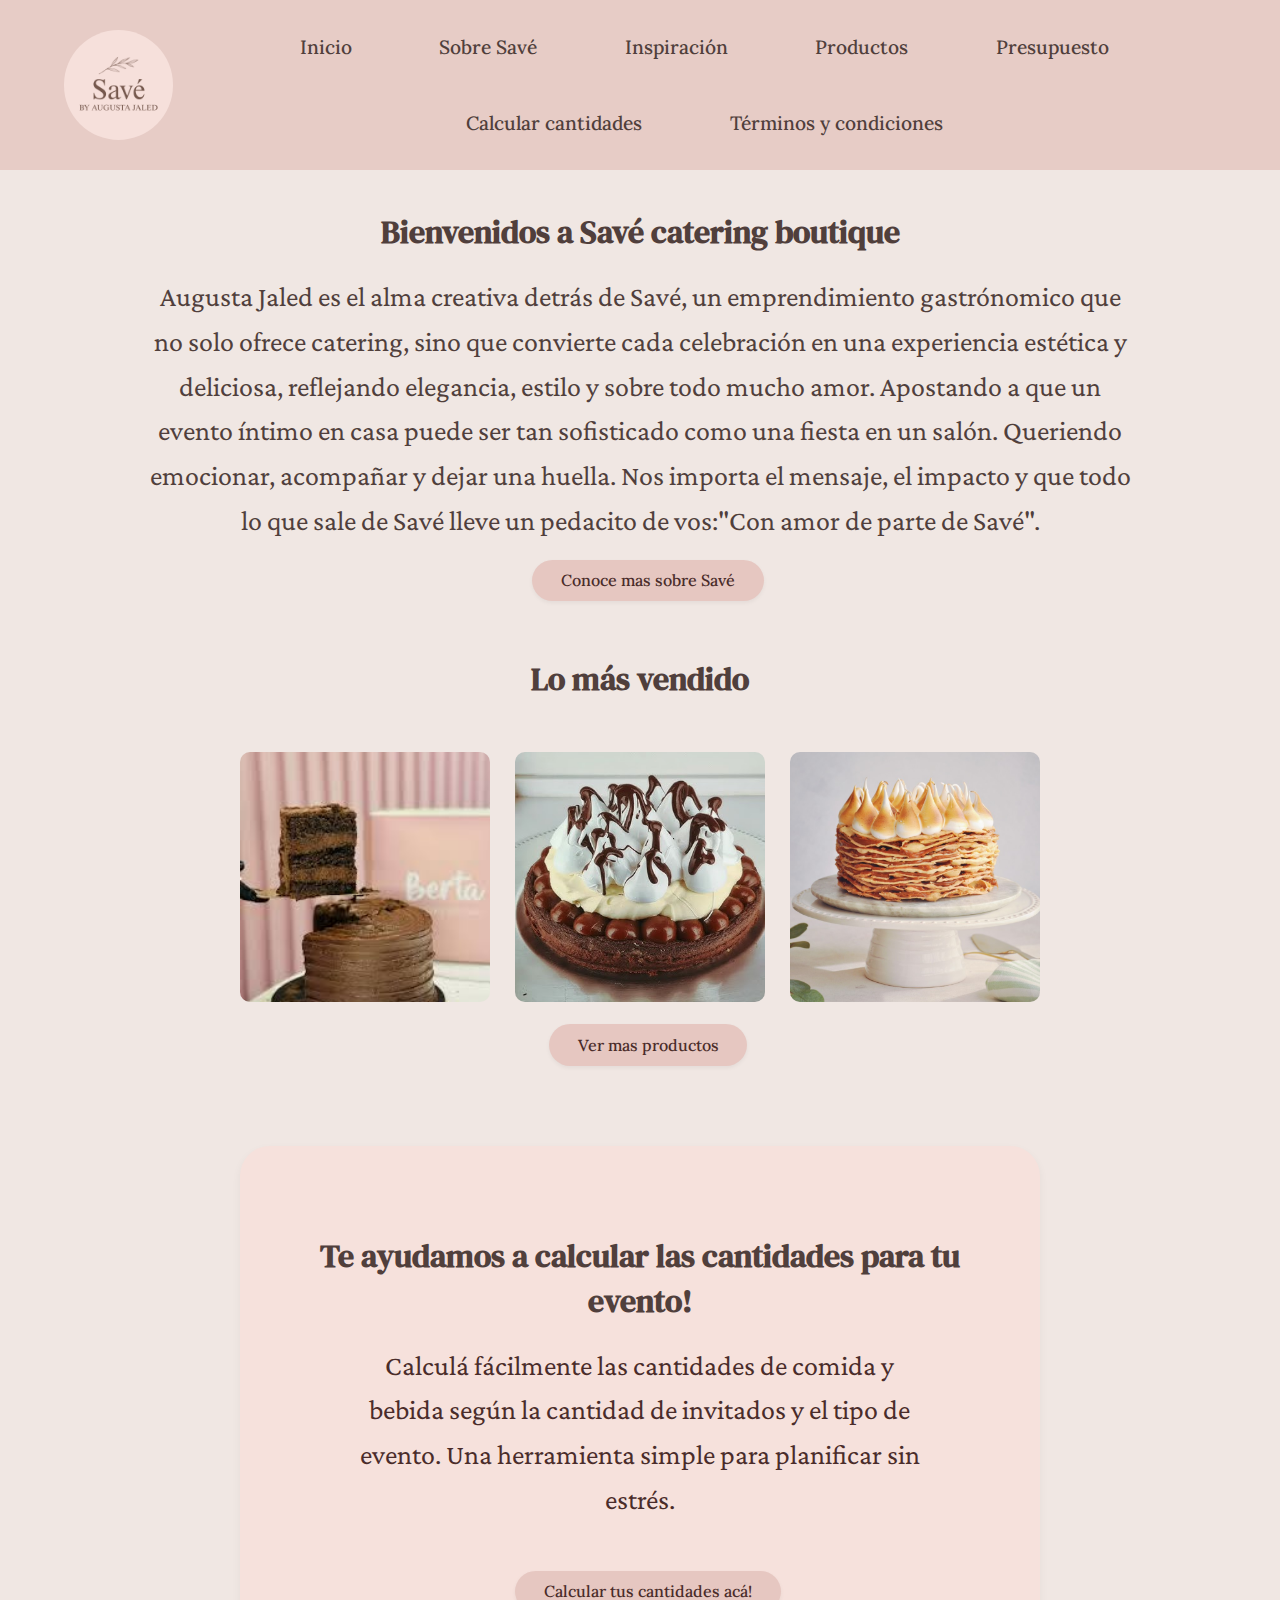
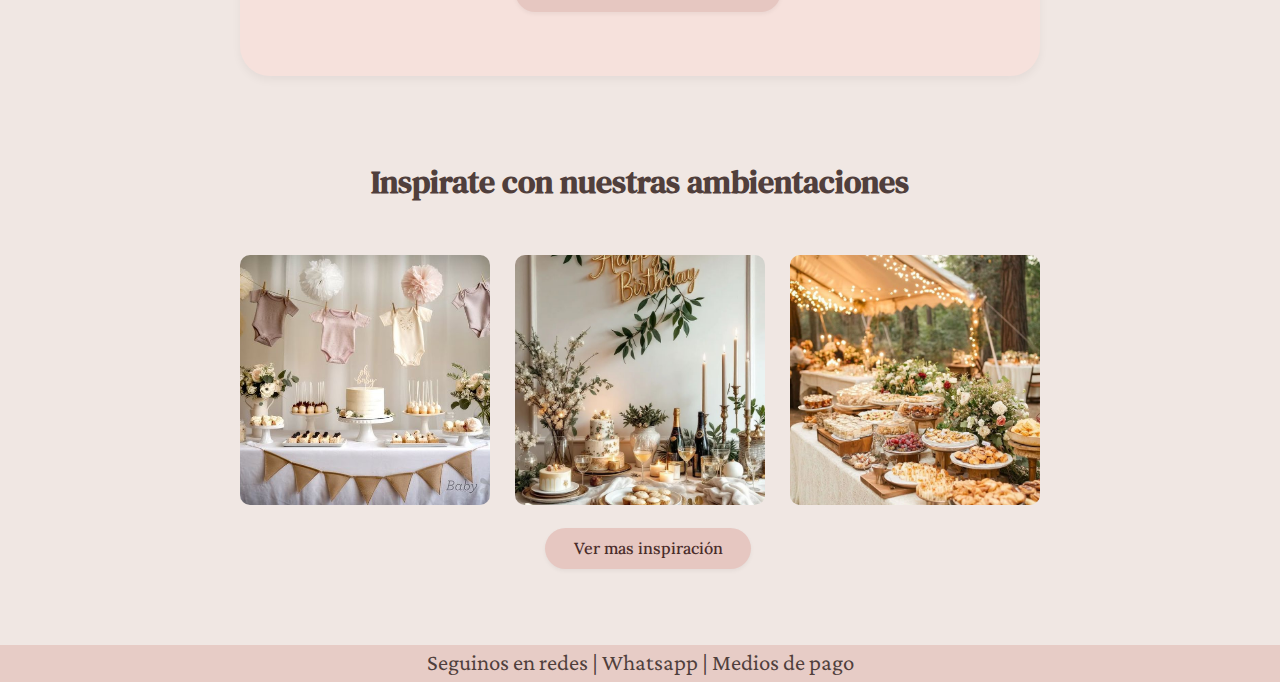
<file: index.html>
<!DOCTYPE html>
<html lang="es">
    <head>
       <meta charset="UTF-8">
       <title>Savé by Augusta Jaled</title>
       <link href="css/estilos.css" rel="stylesheet" />
       <meta name="viewport" content="width=device-width,initial-scale=1,shrink-to-fit=no" />
       <script src="js/menu.js" defer></script>
    </head>
    <body>
        <header>
            <div id="Logo">
                <img src="imagenes/save_logo.png" alt="Logo de Savé by Augusta Jaled">
            </div>

            <nav>
                <button
                    class="menu-btn"
                    type="button"
                    title="menu">
                    <div class="btn-linea"></div>
                    <div class="btn-linea"></div>
                    <div class="btn-linea"></div>
                </button>
            
            <ul class="menu">
                <ul>
                    <li class="nav-item">
                        <a href="index.html">Inicio</a>
                    </li>
                    <li class="nav-item">
                        <a href="sobre_save.html">Sobre Savé</a>
                    </li>
                    <li class="nav-item">
                        <a href="inspiracion.html">Inspiración</a>
                    </li>
                    <li class="nav-item">
                        <a href="productos.html">Productos</a>
                    </li>
                    <li class="nav-item">
                        <a href="presupuesto.html">Presupuesto</a>
                    </li>
                    <li class="nav-item">
                        <a href="calcular_cantidades.html">Calcular cantidades</a>
                    </li>
                    <li class="nav-item">
                        <a href="condiciones.html">Términos y condiciones</a>
                    </li>
                </ul>
            </nav>

        </div>
        
        </header>
        <main>

            <h1>Bienvenidos a Savé catering boutique </h1>
            <p>Augusta Jaled es el alma creativa detrás de Savé, un emprendimiento gastrónomico que no solo ofrece catering, sino que convierte cada celebración en una experiencia estética y deliciosa, reflejando elegancia, estilo y sobre todo mucho amor. Apostando a que un evento íntimo en casa puede ser tan sofisticado como una fiesta en un salón. Queriendo emocionar, acompañar y dejar una huella. Nos importa el mensaje, el impacto y que todo lo que sale de Savé lleve un pedacito de vos:"Con amor de parte de Savé".</p> 
            <a href="sobre_save.html" class="btn-smooth"> Conoce mas sobre Savé</a>
             
            <h1>Lo más vendido</h1>
             <section class="galeria-index">
                 <figure>
                 <img src="imagenes/bruce.jpg" alt="Torta de chocolate">
                </figure>
                 <figure>
                 <img src="imagenes/pirinea.jpg" alt="Torta pirinea">
                </figure>
                  <figure>
                 <img src="imagenes/rogel.jpg" alt="Torta rogel">
                </figure>
                </section>
            <a href="productos.html" class="btn-smooth"> Ver mas productos</a>

            <section class="cta-cantidades">
            <h1> Te ayudamos a calcular las cantidades para tu evento!</h1>
            <p>Calculá fácilmente las cantidades de comida y bebida según la cantidad de invitados y el tipo de evento. Una herramienta simple para planificar sin estrés.</p>
            <a href="calcular_cantidades.html" class="btn-smooth"> Calcular tus cantidades acá!</a>
            </section>

            <h1>Inspirate con nuestras ambientaciones</h1>
             <section class="inspo_resumen">
                 <figure>
                 <img src="imagenes/descarga.jpg" alt="Baby Shower inspo">
                </figure>
                 <figure>
                 <img src="imagenes/cumple1años.jpg" alt="Cumplaños inspo">
                </figure>
                  <figure>
                 <img src="imagenes/even4to.jpg" alt="Evento inspo">
                </figure>
                </section>
            <a href="inspiracion.html" class="btn-smooth"> Ver mas inspiración</a>

        </main>
        <footer>
            <p>
            Seguinos en redes | Whatsapp | Medios de pago
            </p>
        </footer>
    </body> 
</html>
</file>
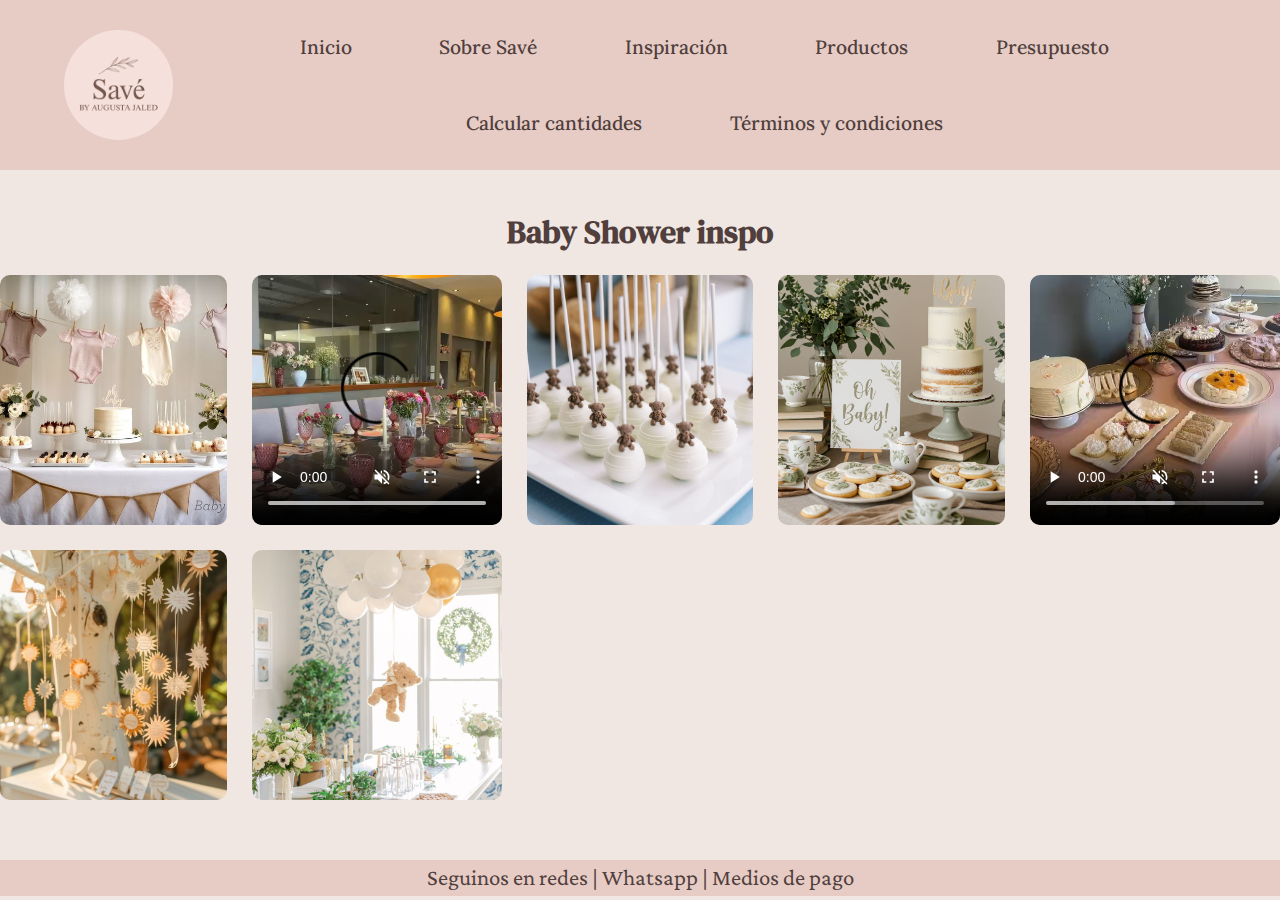
<file: baby_shower.html>
<!DOCTYPE html>
<html lang="es">
    <head>
       <meta charset="UTF-8">
       <title>Savé by Augusta Jaled</title>
       <link href="css/estilos.css" rel="stylesheet" />
       <meta name="viewport" content="width=device-width,initial-scale=1,shrink-to-fit=no" />
       <script src="js/menu.js" defer></script>
    </head>
    <body>
        <header>
            <div id="Logo">
                <img src="imagenes/save_logo.png" alt="Logo de Savé by Augusta Jaled">
            </div>

            <nav>
                <button
                    class="menu-btn"
                    type="button"
                    title="menu">
                    <div class="btn-linea"></div>
                    <div class="btn-linea"></div>
                    <div class="btn-linea"></div>
                </button>
            
            <ul class="menu">
                <ul>
                    <li class="nav-item">
                        <a href="index.html">Inicio</a>
                    </li>
                    <li class="nav-item">
                        <a href="sobre_save.html">Sobre Savé</a>
                    </li>
                    <li class="nav-item">
                        <a href="inspiracion.html">Inspiración</a>
                    </li>
                    <li class="nav-item">
                        <a href="productos.html">Productos</a>
                    </li>
                    <li class="nav-item">
                        <a href="presupuesto.html">Presupuesto</a>
                    </li>
                    <li class="nav-item">
                        <a href="calcular_cantidades.html">Calcular cantidades</a>
                    </li>
                    <li class="nav-item">
                        <a href="condiciones.html">Términos y condiciones</a>
                    </li>
                </ul>
            </nav>

        </div>
        </header>
        <main>
            <h1>Baby Shower inspo</h1>
        <section class="galeria">
         <figure>
            <img src="imagenes/descarga.jpg" alt="Imagen de inspiración baby shower">
         </figure>
        <video controls width="100%" muted>
            <source src="videos/mesade1te.mp4" type="video/mp4">
        </video>
         <figure>
            <img src="imagenes/baby1shower.jpg" alt="Imagen de inspiración baby shower">
         </figure>
         <figure>
            <img src="imagenes/baby2shower.jpg" alt="Imagen de inspiración baby shower">
         </figure>
         <video controls width="100%" muted>
            <source src="videos/mesadulce.mp4" type="video/mp4">
        </video>
         <figure>
            <img src="imagenes/baby3shower.jpg" alt="Imagen de inspiración baby shower">
         </figure>
         <figure>
            <img src="imagenes/baby4shower.jpg" alt="Imagen de inspiración baby shower">
         </figure>
         </section>
        </main>
        <footer>
            <p>
            Seguinos en redes | Whatsapp | Medios de pago
            </p>
        </footer>
    </body> 
</html>
</file>
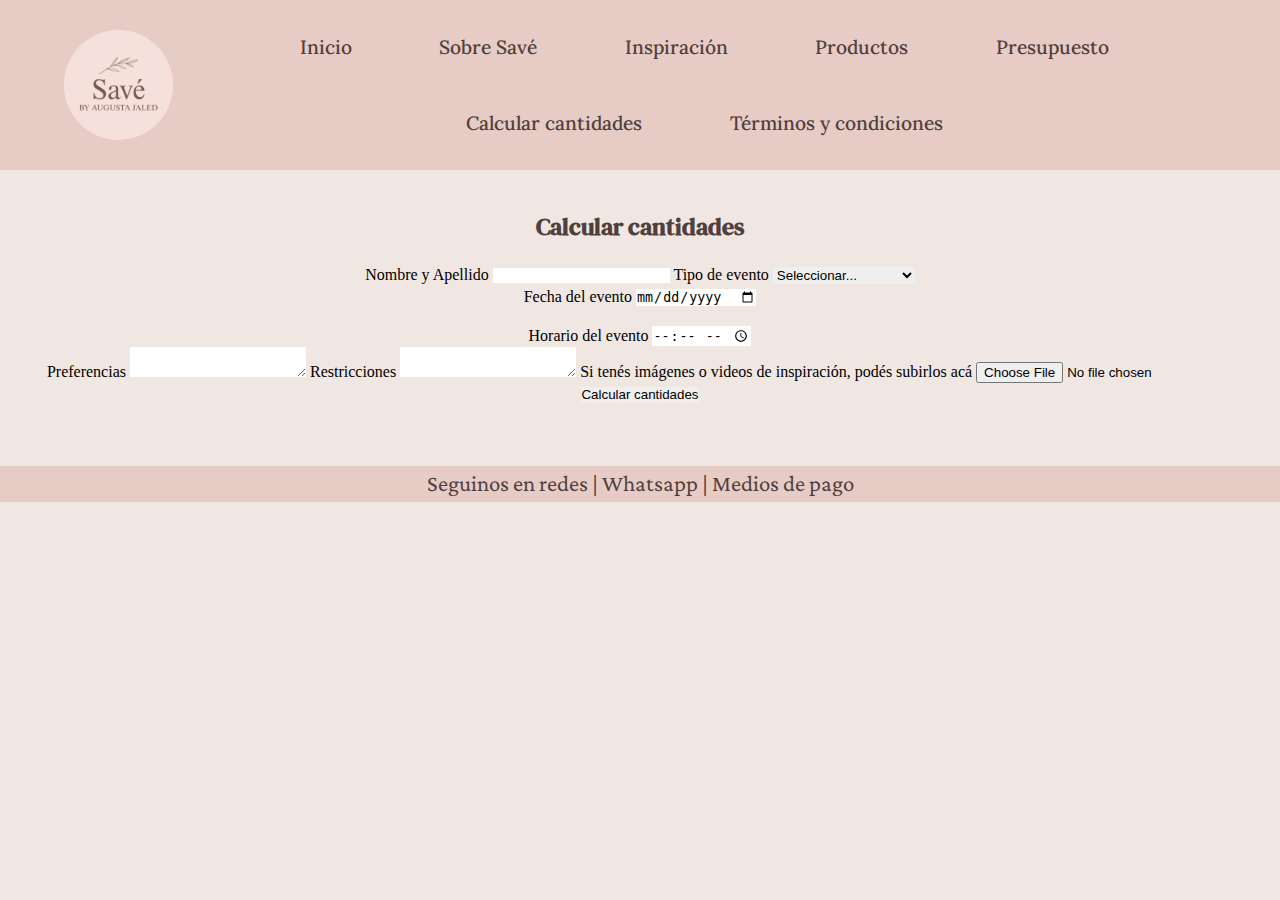
<file: calcular_cantidades.html>
<!DOCTYPE html>
<html lang="es">
    <head>
       <meta charset="UTF-8">
       <title>Savé by Augusta Jaled</title>
       <link href="css/estilos.css" rel="stylesheet" />
       <meta name="viewport" content="width=device-width,initial-scale=1,shrink-to-fit=no" />
       <script src="js/menu.js" defer></script>
        <script>
        
            // Control javascript para escribir el valor del <input type="Range" />
        
            // Cuando se realice el evento tipo "load", se ejecute la listener/función "inicio" y luego no haga useCapture "false".
        
        addEventListener('load', inicio, false);

        function inicio() {
            
            // "temperatura" es el <input type="range">
            // addEventListener() Registra un evento a un objeto en específico. 
            document.getElementById('temperatura').addEventListener('change', cambioTemperatura, false);
        }

            // InnerHTML es una propiedad que nos permite leer o escribir un dato
            // Dentro del innerHtml del elemento "temp" escriba el valor del objeto "temperatura" 
        
        function cambioTemperatura() {
            document.getElementById('temp').innerHTML = document.getElementById('temperatura').value;
        }

    </script>
    </head>
    <body>
        <header>
            <div id="Logo">
                <img src="imagenes/save_logo.png" alt="Logo de Savé by Augusta Jaled">
            </div>

            <nav>
                <button
                    class="menu-btn"
                    type="button"
                    title="menu">
                    <div class="btn-linea"></div>
                    <div class="btn-linea"></div>
                    <div class="btn-linea"></div>
                </button>
            
            <ul class="menu">
                <ul>
                    <li class="nav-item">
                        <a href="index.html">Inicio</a>
                    </li>
                    <li class="nav-item">
                        <a href="sobre_save.html">Sobre Savé</a>
                    </li>
                    <li class="nav-item">
                        <a href="inspiracion.html">Inspiración</a>
                    </li>
                    <li class="nav-item">
                        <a href="productos.html">Productos</a>
                    </li>
                    <li class="nav-item">
                        <a href="presupuesto.html">Presupuesto</a>
                    </li>
                    <li class="nav-item">
                        <a href="calcular_cantidades.html">Calcular cantidades</a>
                    </li>
                    <li class="nav-item">
                        <a href="condiciones.html">Términos y condiciones</a>
                    </li>
                </ul>
            </nav>

        </div>
        
        </header>
        <main>
            <section class="calcular-cantidades">
                <h2> Calcular cantidades</h2>
                <form>
                    <label for="nombre">Nombre y Apellido</label>
                    <input type="text" id="nombre" required> 

                    <label for="tipo">Tipo de evento</label>
                    <select id="tipo">
                        <option value="">Seleccionar...</option>
                        <option>Boda</option>
                        <option>Cumpleaños</option>
                        <option>Baby Shower</option>
                        <option>Evento Coorporativo</option>
                        <option>Otro</option>
                    </select>
                    
                    <div class="fecha-hora">
                        <div>
                            <label for="fecha"> Fecha del evento</label>
                            <input type="date" id="fecha" name="fecha">
                        </div>
                        <div>
                            <label for="hora"> Horario del evento</label>
                            <input type="time" id="hora" name="hora">
                        </div>
                    </div>

                    <label for="preferencias">Preferencias</label>
                    <textarea id="preferencias" name="preferencias"></textarea>

                    <label for="restricciones">Restricciones</label>
                    <textarea id="restricciones" name="restricciones"></textarea>

                    <label for="archivo">Si tenés imágenes o videos de inspiración, podés subirlos acá</label>
                    <input type="file" id="archivo" name="archivo">

                    <button type="submit" name="archivo"></button>

                    <label for="botonEnviar"></label>
                    <button class="botonEnviar" name="botonEnviar">Calcular cantidades</button>
                </form>
            </section>
        </main>
        <footer>
            <p>
            Seguinos en redes | Whatsapp | Medios de pago
            </p>
        </footer>
    </body> 
</html>
</file>
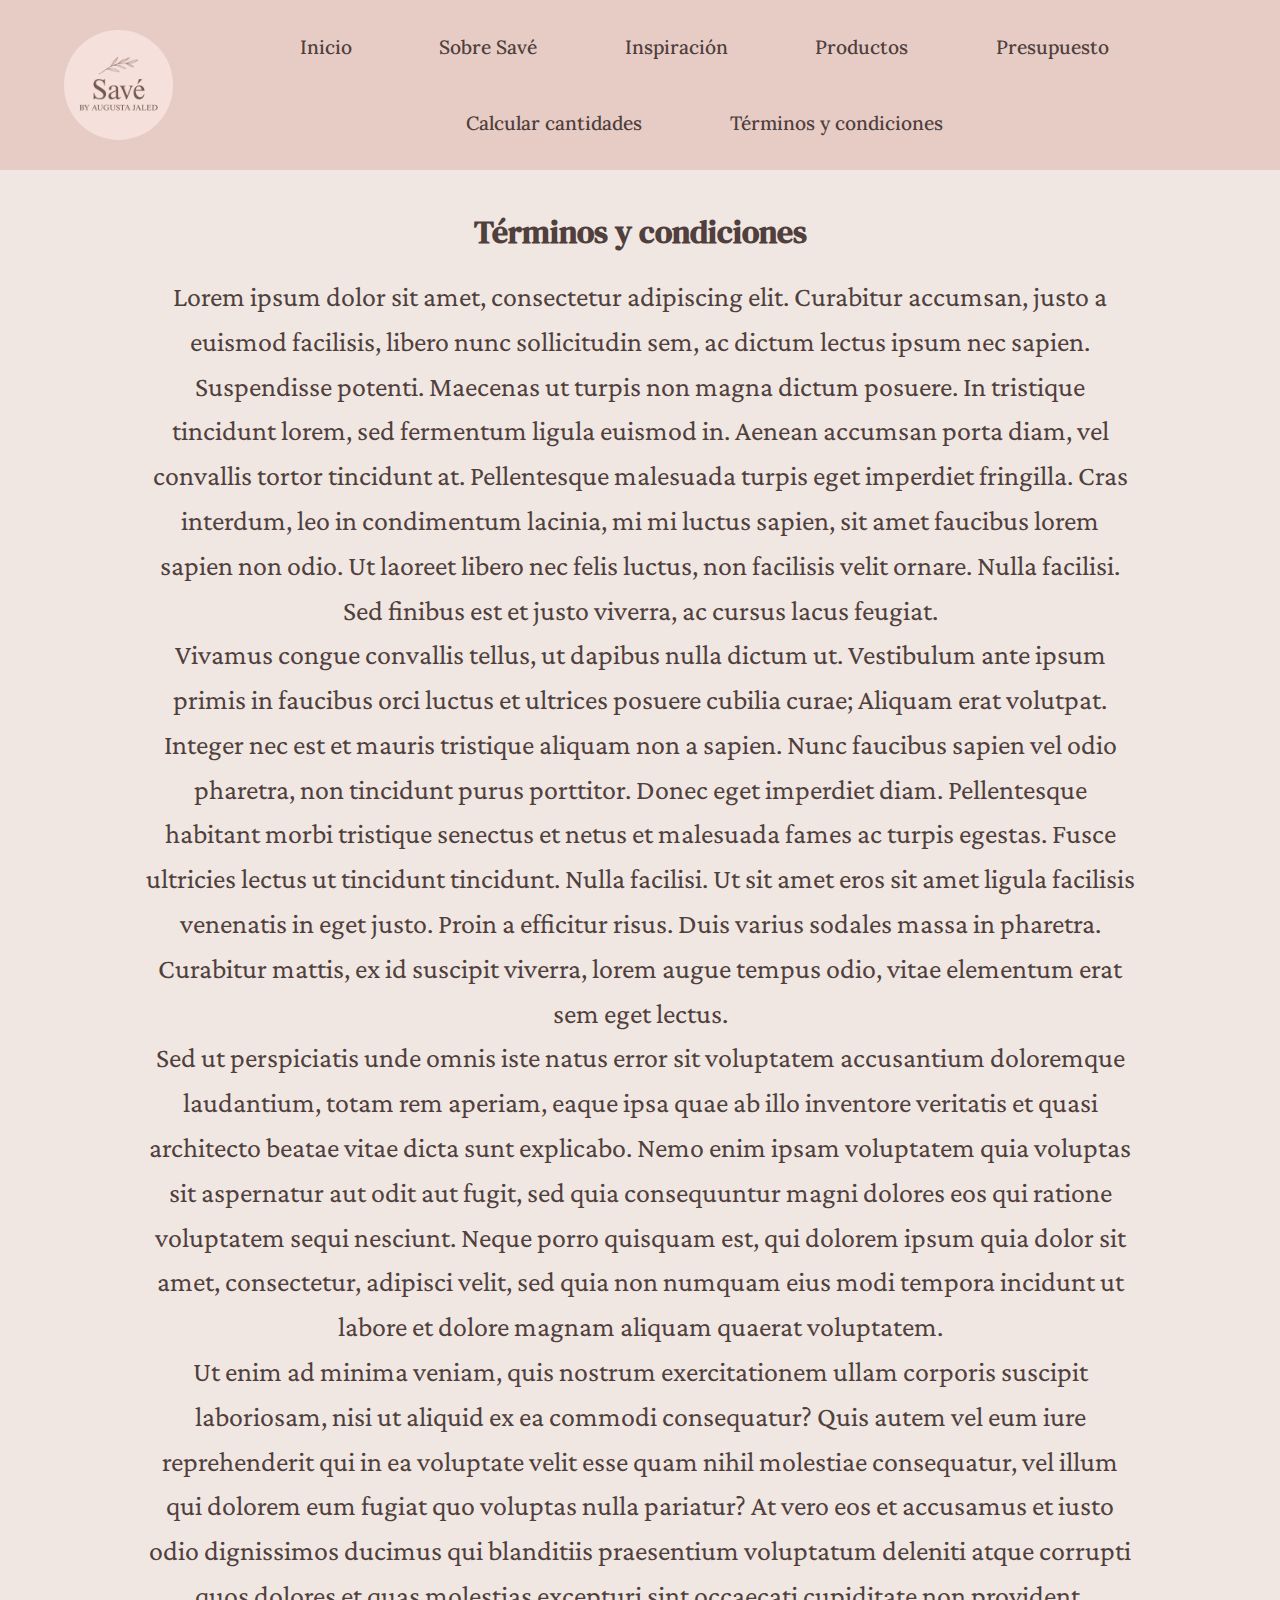
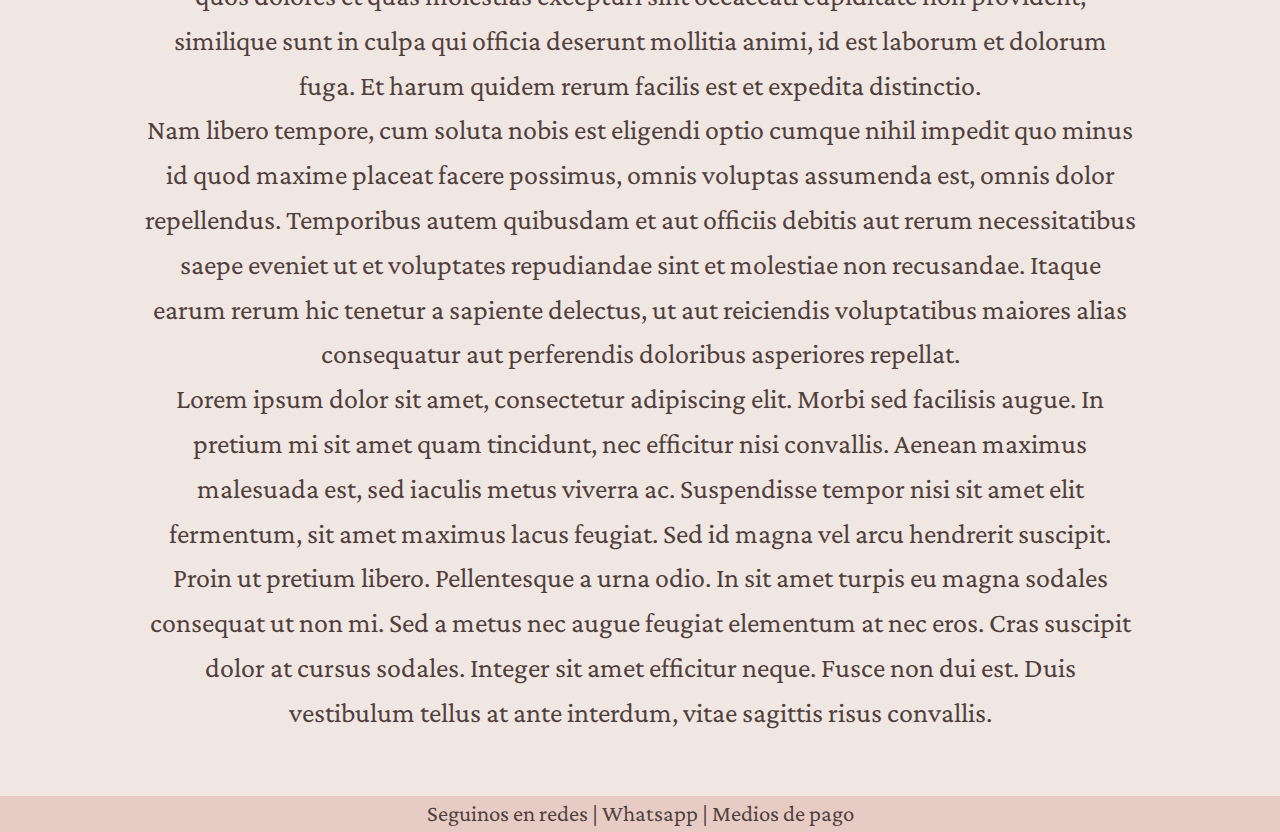
<file: condiciones.html>
<!DOCTYPE html>
<html lang="es">
    <head>
       <meta charset="UTF-8">
       <title>Savé by Augusta Jaled</title>
       <link href="css/estilos.css" rel="stylesheet" />
       <meta name="viewport" content="width=device-width,initial-scale=1,shrink-to-fit=no" />
       <script src="js/menu.js" defer></script>
    </head>
    <body>
        <header>
            <div id="Logo">
                <img src="imagenes/save_logo.png" alt="Logo de Savé by Augusta Jaled">
            </div>

            <nav>
                <button
                    class="menu-btn"
                    type="button"
                    title="menu">
                    <div class="btn-linea"></div>
                    <div class="btn-linea"></div>
                    <div class="btn-linea"></div>
                </button>
            
            <ul class="menu">
                <ul>
                    <li class="nav-item">
                        <a href="index.html">Inicio</a>
                    </li>
                    <li class="nav-item">
                        <a href="sobre_save.html">Sobre Savé</a>
                    </li>
                    <li class="nav-item">
                        <a href="inspiracion.html">Inspiración</a>
                    </li>
                    <li class="nav-item">
                        <a href="productos.html">Productos</a>
                    </li>
                    <li class="nav-item">
                        <a href="presupuesto.html">Presupuesto</a>
                    </li>
                    <li class="nav-item">
                        <a href="calcular_cantidades.html">Calcular cantidades</a>
                    </li>
                    <li class="nav-item">
                        <a href="condiciones.html">Términos y condiciones</a>
                    </li>
                </ul>
            </nav>

        </div>
        
        </header>
        <main>
            <h1>Términos y condiciones</h1>
            <p>Lorem ipsum dolor sit amet, consectetur adipiscing elit. Curabitur accumsan, justo a euismod facilisis, libero nunc sollicitudin sem, ac dictum lectus ipsum nec sapien. Suspendisse potenti. Maecenas ut turpis non magna dictum posuere. In tristique tincidunt lorem, sed fermentum ligula euismod in. Aenean accumsan porta diam, vel convallis tortor tincidunt at. Pellentesque malesuada turpis eget imperdiet fringilla. Cras interdum, leo in condimentum lacinia, mi mi luctus sapien, sit amet faucibus lorem sapien non odio. Ut laoreet libero nec felis luctus, non facilisis velit ornare. Nulla facilisi. Sed finibus est et justo viverra, ac cursus lacus feugiat.</p>

            <p>Vivamus congue convallis tellus, ut dapibus nulla dictum ut. Vestibulum ante ipsum primis in faucibus orci luctus et ultrices posuere cubilia curae; Aliquam erat volutpat. Integer nec est et mauris tristique aliquam non a sapien. Nunc faucibus sapien vel odio pharetra, non tincidunt purus porttitor. Donec eget imperdiet diam. Pellentesque habitant morbi tristique senectus et netus et malesuada fames ac turpis egestas. Fusce ultricies lectus ut tincidunt tincidunt. Nulla facilisi. Ut sit amet eros sit amet ligula facilisis venenatis in eget justo. Proin a efficitur risus. Duis varius sodales massa in pharetra. Curabitur mattis, ex id suscipit viverra, lorem augue tempus odio, vitae elementum erat sem eget lectus.</p> 

            <p> Sed ut perspiciatis unde omnis iste natus error sit voluptatem accusantium doloremque laudantium, totam rem aperiam, eaque ipsa quae ab illo inventore veritatis et quasi architecto beatae vitae dicta sunt explicabo. Nemo enim ipsam voluptatem quia voluptas sit aspernatur aut odit aut fugit, sed quia consequuntur magni dolores eos qui ratione voluptatem sequi nesciunt. Neque porro quisquam est, qui dolorem ipsum quia dolor sit amet, consectetur, adipisci velit, sed quia non numquam eius modi tempora incidunt ut labore et dolore magnam aliquam quaerat voluptatem.</p>

            <p> Ut enim ad minima veniam, quis nostrum exercitationem ullam corporis suscipit laboriosam, nisi ut aliquid ex ea commodi consequatur? Quis autem vel eum iure reprehenderit qui in ea voluptate velit esse quam nihil molestiae consequatur, vel illum qui dolorem eum fugiat quo voluptas nulla pariatur? At vero eos et accusamus et iusto odio dignissimos ducimus qui blanditiis praesentium voluptatum deleniti atque corrupti quos dolores et quas molestias excepturi sint occaecati cupiditate non provident, similique sunt in culpa qui officia deserunt mollitia animi, id est laborum et dolorum fuga. Et harum quidem rerum facilis est et expedita distinctio.</p>

            <p> Nam libero tempore, cum soluta nobis est eligendi optio cumque nihil impedit quo minus id quod maxime placeat facere possimus, omnis voluptas assumenda est, omnis dolor repellendus. Temporibus autem quibusdam et aut officiis debitis aut rerum necessitatibus saepe eveniet ut et voluptates repudiandae sint et molestiae non recusandae. Itaque earum rerum hic tenetur a sapiente delectus, ut aut reiciendis voluptatibus maiores alias consequatur aut perferendis doloribus asperiores repellat.</p>

            <p> Lorem ipsum dolor sit amet, consectetur adipiscing elit. Morbi sed facilisis augue. In pretium mi sit amet quam tincidunt, nec efficitur nisi convallis. Aenean maximus malesuada est, sed iaculis metus viverra ac. Suspendisse tempor nisi sit amet elit fermentum, sit amet maximus lacus feugiat. Sed id magna vel arcu hendrerit suscipit. Proin ut pretium libero. Pellentesque a urna odio. In sit amet turpis eu magna sodales consequat ut non mi. Sed a metus nec augue feugiat elementum at nec eros. Cras suscipit dolor at cursus sodales. Integer sit amet efficitur neque. Fusce non dui est. Duis vestibulum tellus at ante interdum, vitae sagittis risus convallis.</p>
        </main>
        <footer>
            <p>
            Seguinos en redes | Whatsapp | Medios de pago
            </p>
        </footer>
    </body> 
</html>
</file>
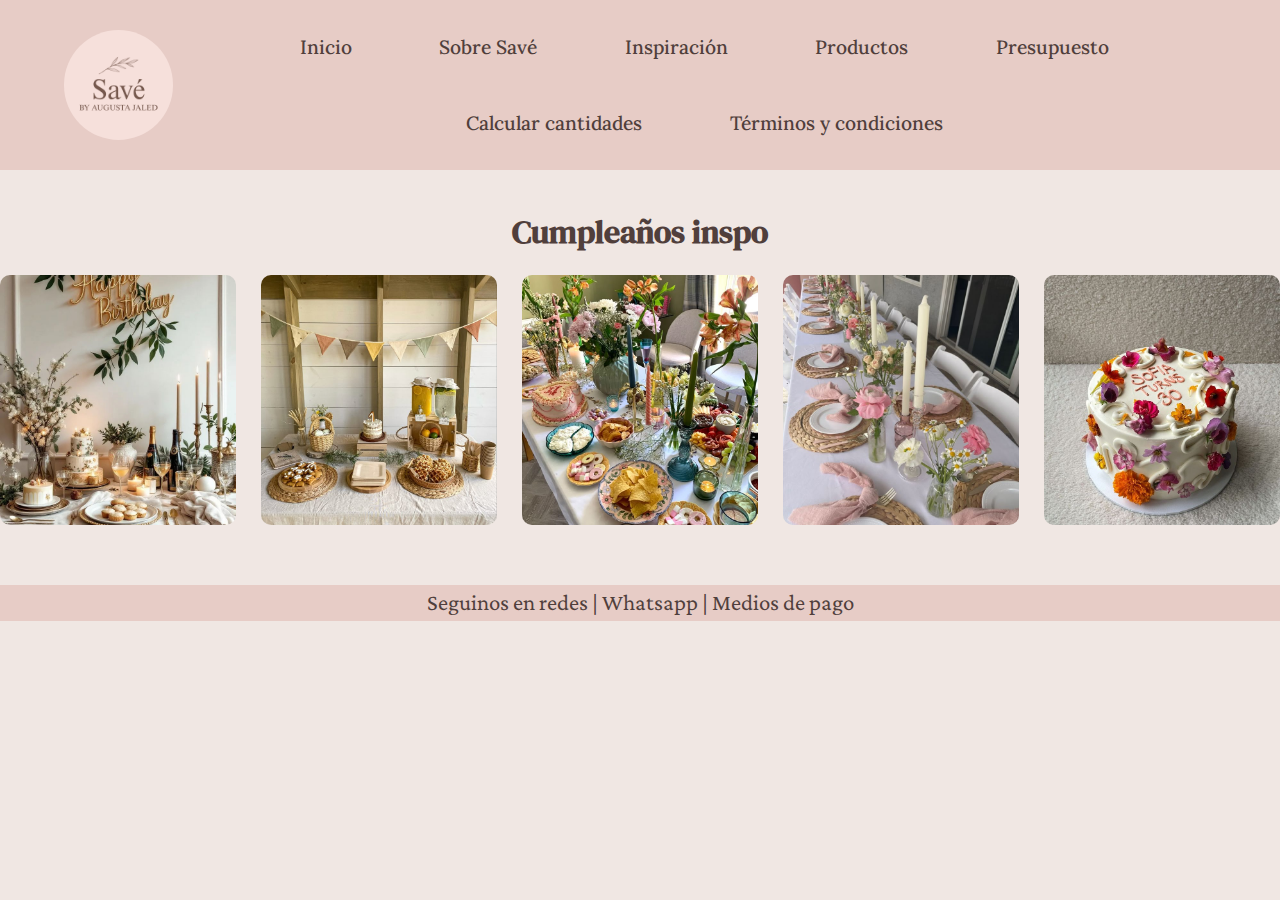
<file: cumple.html>
<!DOCTYPE html>
<html lang="es">
    <head>
       <meta charset="UTF-8">
       <title>Savé by Augusta Jaled</title>
       <link href="css/estilos.css" rel="stylesheet" />
       <meta name="viewport" content="width=device-width,initial-scale=1,shrink-to-fit=no" />
       <script src="js/menu.js" defer></script>
    </head>
    <body>
        <header>
            <div id="Logo">
                <img src="imagenes/save_logo.png" alt="Logo de Savé by Augusta Jaled">
            </div>

            <nav>
                <button
                    class="menu-btn"
                    type="button"
                    title="menu">
                    <div class="btn-linea"></div>
                    <div class="btn-linea"></div>
                    <div class="btn-linea"></div>
                </button>
            
            <ul class="menu">
                <ul>
                    <li class="nav-item">
                        <a href="index.html">Inicio</a>
                    </li>
                    <li class="nav-item">
                        <a href="sobre_save.html">Sobre Savé</a>
                    </li>
                    <li class="nav-item">
                        <a href="inspiracion.html">Inspiración</a>
                    </li>
                    <li class="nav-item">
                        <a href="productos.html">Productos</a>
                    </li>
                    <li class="nav-item">
                        <a href="presupuesto.html">Presupuesto</a>
                    </li>
                    <li class="nav-item">
                        <a href="calcular_cantidades.html">Calcular cantidades</a>
                    </li>
                    <li class="nav-item">
                        <a href="condiciones.html">Términos y condiciones</a>
                    </li>
                </ul>
            </nav>

        </div>
        
        </header>
        <main>
            <h1>Cumpleaños inspo</h1>
        <section class="galeria">
         <figure>
            <img src="imagenes/cumple1años.jpg" alt="Imagen de inspiración cumpleaños">
         </figure>
         <figure>
            <img src="imagenes/cumple2años.jpg" alt="Imagen de inspiración cumpleaños">
         </figure>
         <figure>
            <img src="imagenes/cumple3años.jpg" alt="Imagen de inspiración cumpleaños">
         </figure>
         <figure>
            <img src="imagenes/cumple4años.jpg" alt="Imagen de inspiración cumpleaños">
         </figure>
         <figure>
            <img src="imagenes/cumple5años.jpg" alt="Imagen de inspiración cumpleaños">
         </figure>
         </section>
        </main>
        <footer>
            <p>
            Seguinos en redes | Whatsapp | Medios de pago
            </p>
        </footer>
    </body> 
</html>
</file>
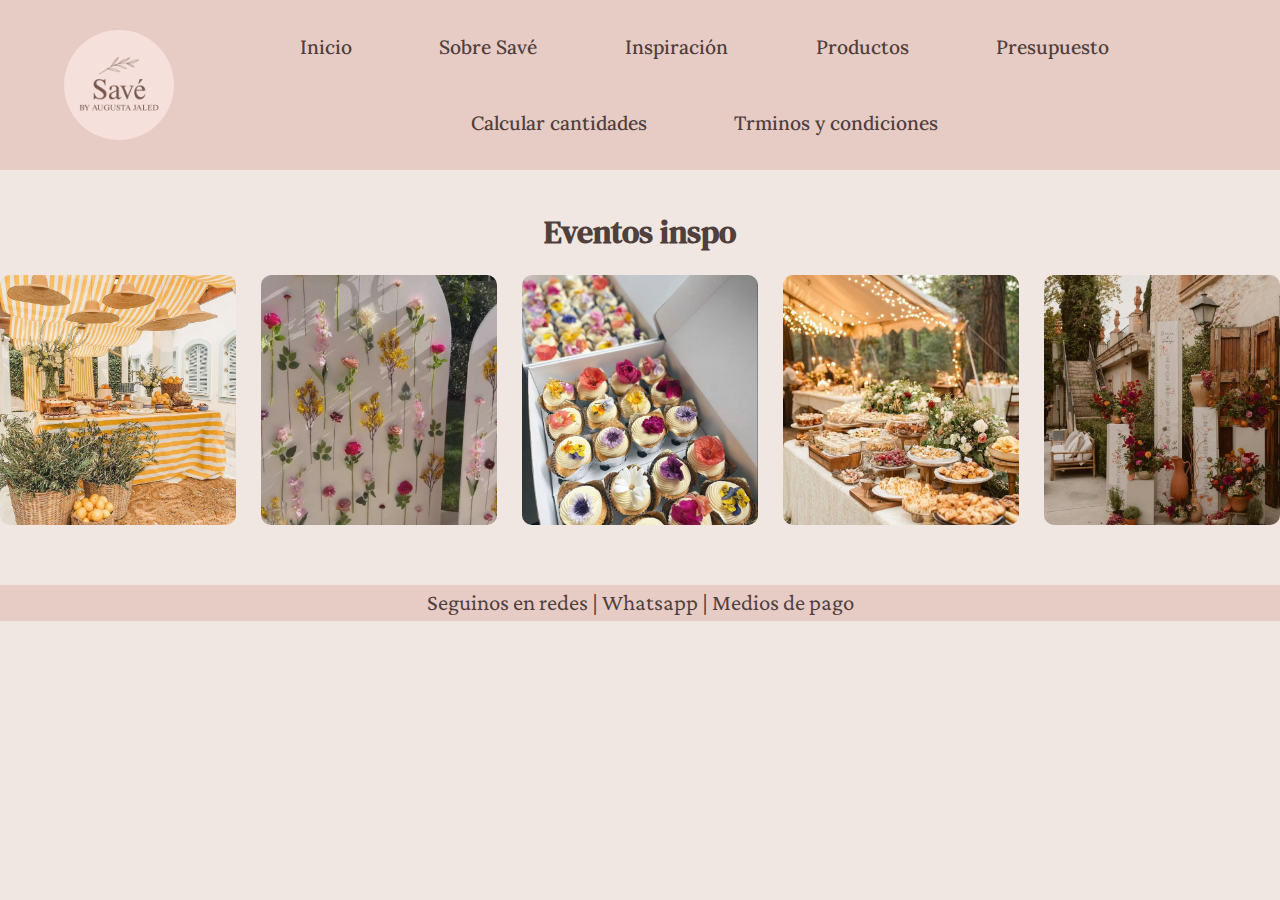
<file: eventos.html>
<!DOCTYPE html>
<html lang="es">
    <head>
       <meta charset="UTF-8">
       <title>Savé by Augusta Jaled</title>
       <link href="css/estilos.css" rel="stylesheet" />
       <meta name="viewport" content="width=device-width,initial-scale=1,shrink-to-fit=no" />
       <script src="js/menu.js" defer></script>
    </head>
    <body>
        <header>
            <div id="Logo">
                <img src="imagenes/save_logo.png" alt="Logo de Savé by Augusta Jaled">
            </div>

            <nav>
                <button
                    class="menu-btn"
                    type="button"
                    title="menu">
                    <div class="btn-linea"></div>
                    <div class="btn-linea"></div>
                    <div class="btn-linea"></div>
                </button>
            
            <ul class="menu">
                <ul>
                    <li class="nav-item">
                        <a href="index.html">Inicio</a>
                    </li>
                    <li class="nav-item">
                        <a href="sobre_save.html">Sobre Savé</a>
                    </li>
                    <li class="nav-item">
                        <a href="inspiracion.html">Inspiración</a>
                    </li>
                    <li class="nav-item">
                        <a href="productos.html">Productos</a>
                    </li>
                    <li class="nav-item">
                        <a href="presupuesto.html">Presupuesto</a>
                    </li>
                    <li class="nav-item">
                        <a href="calcular_cantidades.html">Calcular cantidades</a>
                    </li>
                    <li class="nav-item">
                        <a href="condiciones.html">Trminos y condiciones</a>
                    </li>
                </ul>
            </nav>

        </div>
        
        </header>
        <main>
            <h1>Eventos inspo</h1>
        <section class="galeria">
         <figure>
            <img src="imagenes/even1to.jpg" alt="Imagen de inspiración eventos">
         </figure>
         <figure>
            <img src="imagenes/even2to.jpg" alt="Imagen de inspiración eventos">
         </figure>
         <figure>
            <img src="imagenes/even3to.jpg" alt="Imagen de inspiración eventos">
         </figure>
         <figure>
            <img src="imagenes/even4to.jpg" alt="Imagen de inspiración eventos">
         </figure>
         <figure>
            <img src="imagenes/even5to.jpg" alt="Imagen de inspiración eventos">
         </figure>
         </section>
        </main>
        <footer>
            <p>
            Seguinos en redes | Whatsapp | Medios de pago
            </p>
        </footer>
    </body> 
</html>
</file>
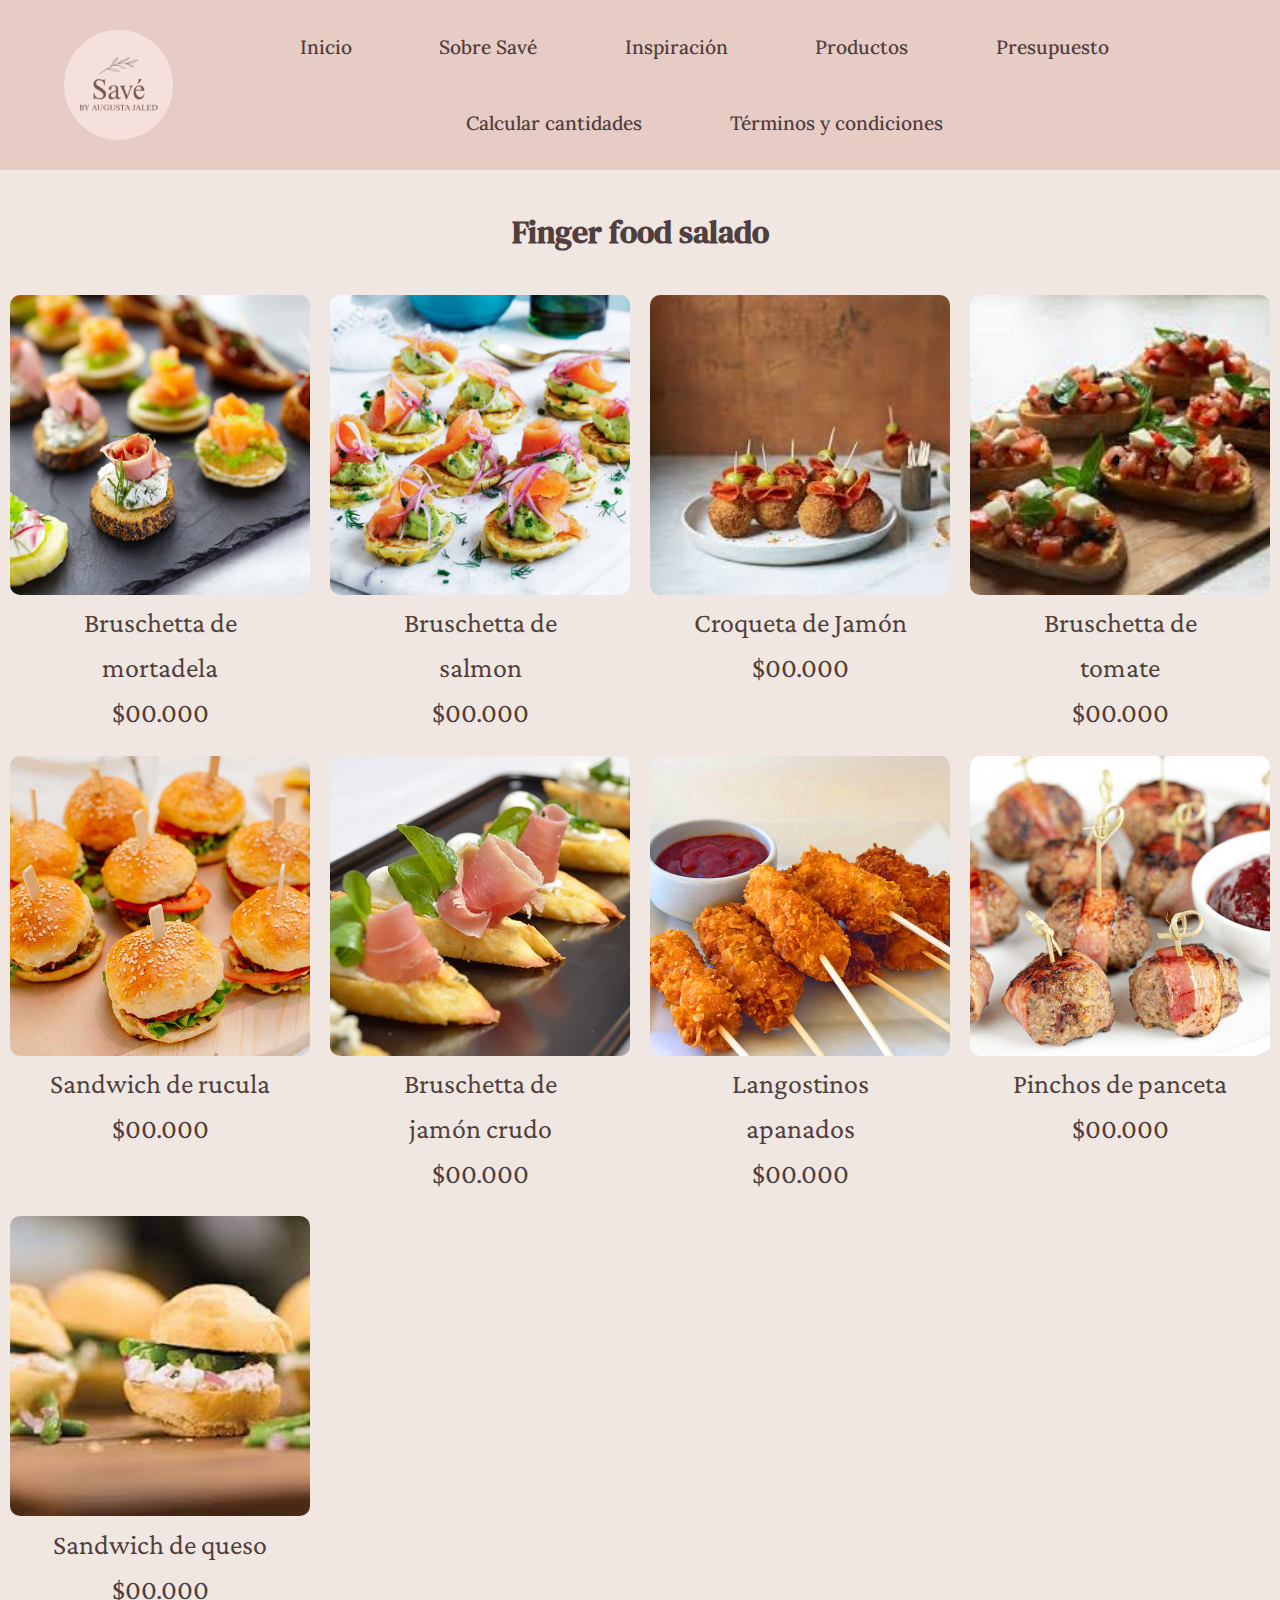
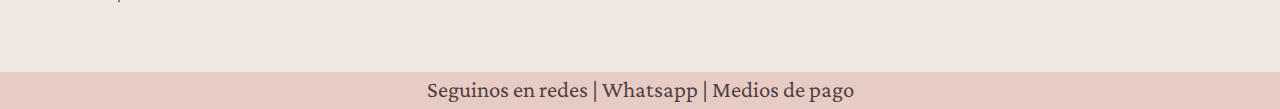
<file: finger_food_salado.html>
<!DOCTYPE html>
<html lang="es">
    <head>
       <meta charset="UTF-8">
       <title>Savé by Augusta Jaled</title>
       <link href="css/estilos.css" rel="stylesheet" />
       <meta name="viewport" content="width=device-width,initial-scale=1,shrink-to-fit=no" />
       <script src="js/menu.js" defer></script>
    </head>
    <body>
        <header>
            <div id="Logo">
                <img src="imagenes/save_logo.png" alt="Logo de Savé by Augusta Jaled">
            </div>

            <nav>
                <button
                    class="menu-btn"
                    type="button"
                    title="menu">
                    <div class="btn-linea"></div>
                    <div class="btn-linea"></div>
                    <div class="btn-linea"></div>
                </button>
            
            <ul class="menu">
                <ul>
                    <li class="nav-item">
                        <a href="index.html">Inicio</a>
                    </li>
                    <li class="nav-item">
                        <a href="sobre_save.html">Sobre Savé</a>
                    </li>
                    <li class="nav-item">
                        <a href="inspiracion.html">Inspiración</a>
                    </li>
                    <li class="nav-item">
                        <a href="productos.html">Productos</a>
                    </li>
                    <li class="nav-item">
                        <a href="presupuesto.html">Presupuesto</a>
                    </li>
                    <li class="nav-item">
                        <a href="calcular_cantidades.html">Calcular cantidades</a>
                    </li>
                    <li class="nav-item">
                        <a href="condiciones.html">Términos y condiciones</a>
                    </li>
                </ul>
            </nav>

        </div>
        
        </header>
        <main>

            <h1>Finger food salado</h1>
            
        <section class="opciones_finger_salado">
            
             <figure>
                <img src="imagenes/finger1food.jpg" alt="Finger food">
                <p> Bruschetta de mortadela</p>
                <p>$00.000</p>
            </figure>

            <figure>
                <img src="imagenes/brus1chetta.jpg" alt="Bruschetta">
                <p> Bruschetta de salmon</p>
                <p>$00.000</p>
            </figure>

                <figure>
                <img src="imagenes/croqueta.jpg" alt="Croqueta">
                <p> Croqueta de Jamón</p>
                <p>$00.000</p>
            </figure>

            <figure>
                <img src="imagenes//brus2chetta.jpg" alt="Bruschetta">
                <p> Bruschetta de tomate</p>
                <p>$00.000</p>
            </figure>

            <figure>
                <img src="imagenes/sanguch1to.jpg" alt="Sandwich">
                <p> Sandwich de rucula</p>
                <p>$00.000</p>
            </figure>

            <figure>
                <img src="imagenes/brus3chetta.jpg" alt="Bruschetta">
                <p> Bruschetta de jamón crudo</p>
                <p>$00.000</p>
            </figure>

            <figure>
                <img src="imagenes/langostinos.jpg" alt="Langostinos">
                <p> Langostinos apanados</p>
                <p>$00.000</p>
            </figure>

            <figure>
                <img src="imagenes/pinchos.jpg" alt="Pinchos">
                <p> Pinchos de panceta</p>
                <p>$00.000</p>
            </figure>

            <figure>
                <img src="imagenes/sanguch2to.jpg" alt="Sandwich">
                <p> Sandwich de queso</p>
                <p>$00.000</p>
            </figure>
        </section>
        </main>
        <footer>
            <p>
            Seguinos en redes | Whatsapp | Medios de pago
            </p>
        </footer>
    </body> 
</html>
</file>
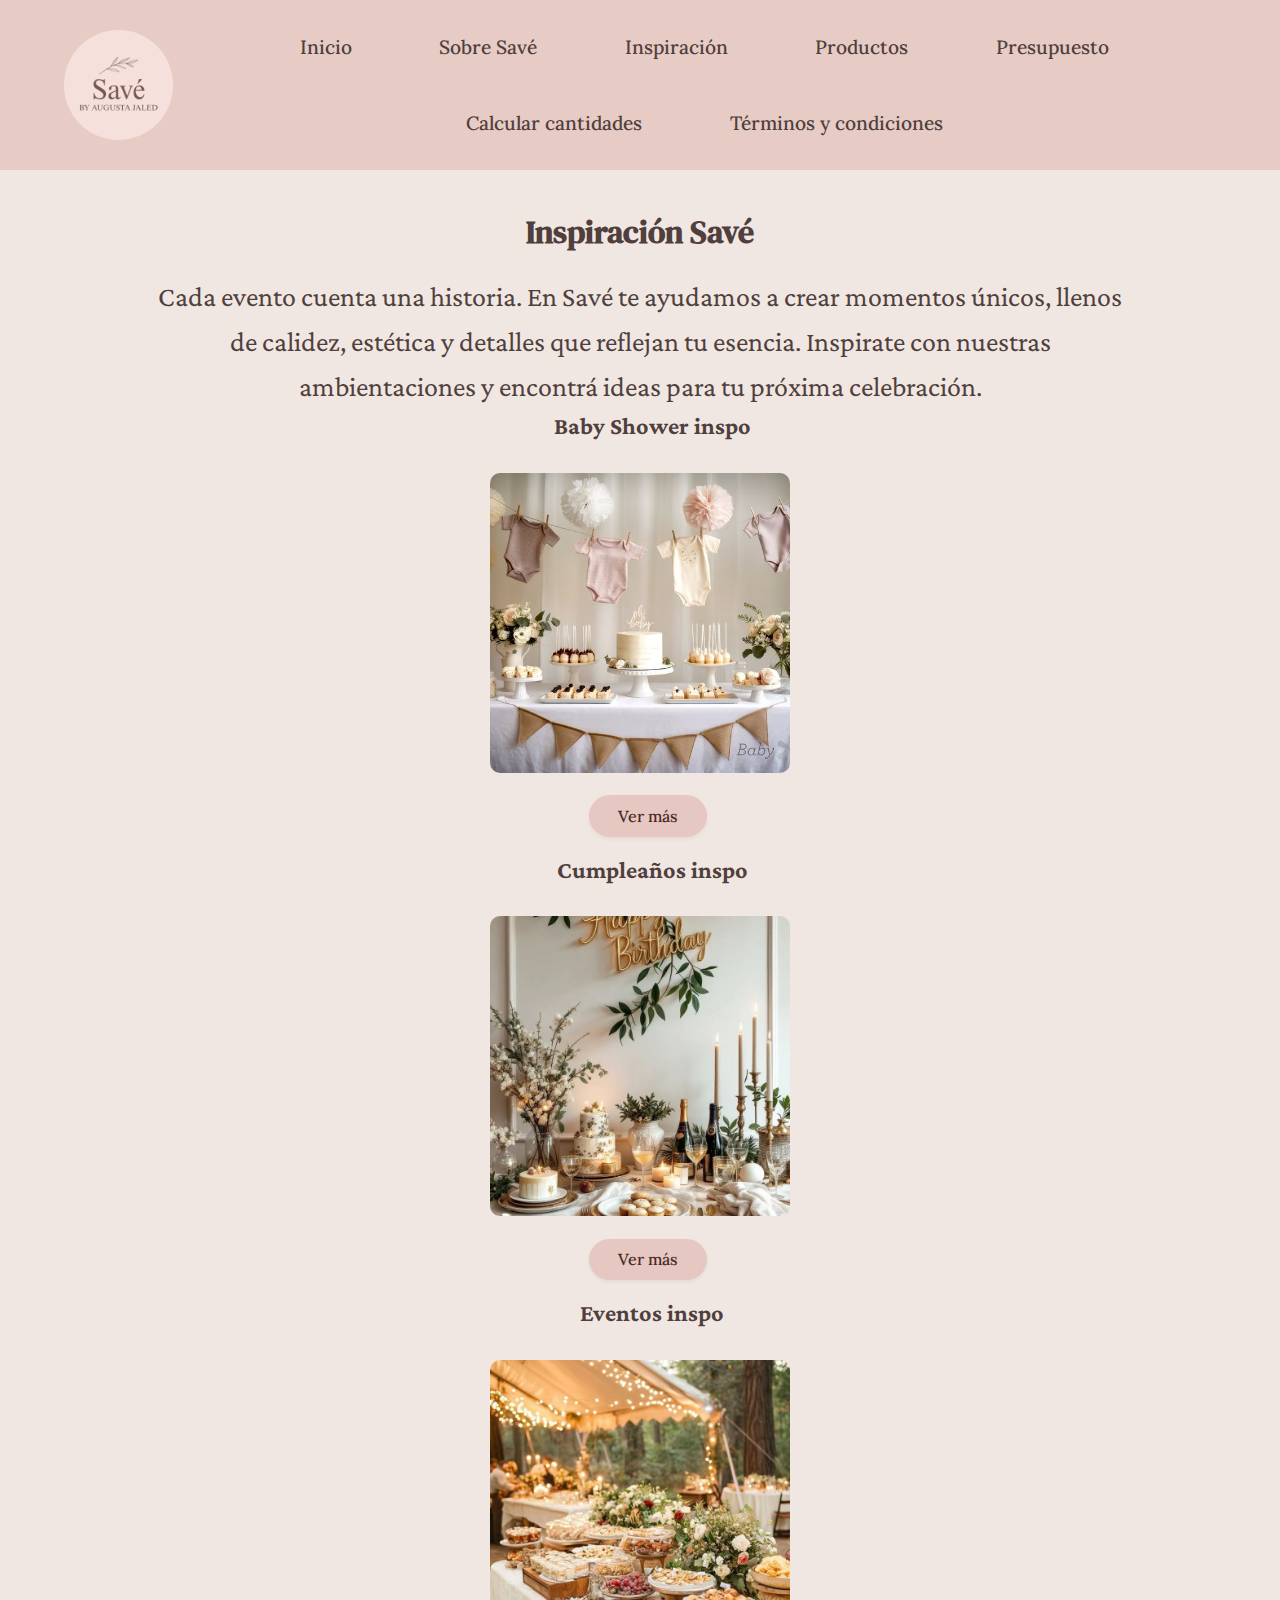
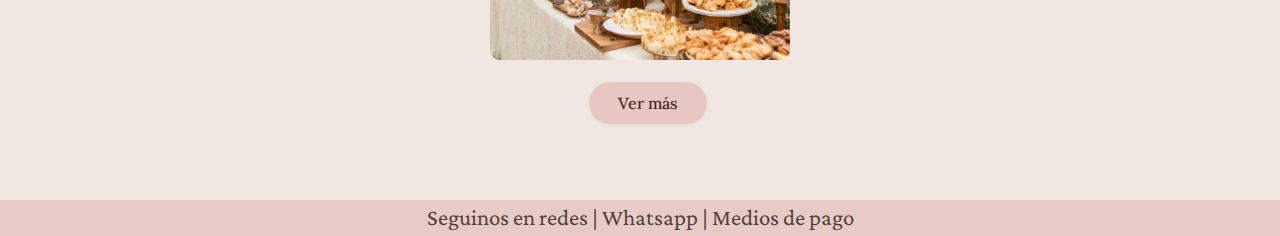
<file: inspiracion.html>
<!DOCTYPE html>
<html lang="es">
    <head>
       <meta charset="UTF-8">
       <title>Savé by Augusta Jaled</title>
       <link href="css/estilos.css" rel="stylesheet" />
       <meta name="viewport" content="width=device-width,initial-scale=1,shrink-to-fit=no" />
       <script src="js/menu.js" defer></script>
    </head>
    <body>
        <header>
            <div id="Logo">
                <img src="imagenes/save_logo.png" alt="Logo de Savé by Augusta Jaled">
            </div>

            <nav>
                <button
                    class="menu-btn"
                    type="button"
                    title="menu">
                    <div class="btn-linea"></div>
                    <div class="btn-linea"></div>
                    <div class="btn-linea"></div>
                </button>
            
            <ul class="menu">
                <ul>
                    <li class="nav-item">
                        <a href="index.html">Inicio</a>
                    </li>
                    <li class="nav-item">
                        <a href="sobre_save.html">Sobre Savé</a>
                    </li>
                    <li class="nav-item">
                        <a href="inspiracion.html">Inspiración</a>
                    </li>
                    <li class="nav-item">
                        <a href="productos.html">Productos</a>
                    </li>
                    <li class="nav-item">
                        <a href="presupuesto.html">Presupuesto</a>
                    </li>
                    <li class="nav-item">
                        <a href="calcular_cantidades.html">Calcular cantidades</a>
                    </li>
                    <li class="nav-item">
                        <a href="condiciones.html">Términos y condiciones</a>
                    </li>
                </ul>
            </nav>

        </div>
        
        </header>
        <main>
            <h1>Inspiración Savé</h1>
            <p>Cada evento cuenta una historia. En Savé te ayudamos a crear momentos únicos, llenos de calidez, estética y detalles que reflejan tu esencia. Inspirate con nuestras ambientaciones y encontrá ideas para tu próxima celebración.</p>
            
            <h2 class="baby_inspo"><a href="baby_shower.html" >Baby Shower inspo</a></h2>
            <section class="galeria-inspo">
                <figure>
                    <img src="imagenes/descarga.jpg" alt="Imagen de inspiración baby shower">
                </figure>
            </section>
            <a href="baby_shower.html" class="btn-smooth">Ver más</a>

            <h2 class="cumple_inspo"><a href="cumple.html">Cumpleaños inspo</a></h2>
            <section class="galeria-inspo">
                <figure>
                    <img src="imagenes/cumple1años.jpg" alt="Imagen de inspiración cumpleaños">
                </figure>
            </section>
            <a href="cumple.html" class="btn-smooth">Ver más</a>

            <h2 class="evento_inspo"><a href="eventos.html">Eventos inspo</a></h2>
            <section class="galeria-inspo">
                <figure>
                    <img src="imagenes/even4to.jpg" alt="Imagen de inspiración evento">
                </figure>
            </section>
            <a href="eventos.html" class="btn-smooth">Ver más</a>
        </main>

        <footer>
            <p>Seguinos en redes | Whatsapp | Medios de pago</p>
        </footer>
    </body> 
</html>
</file>
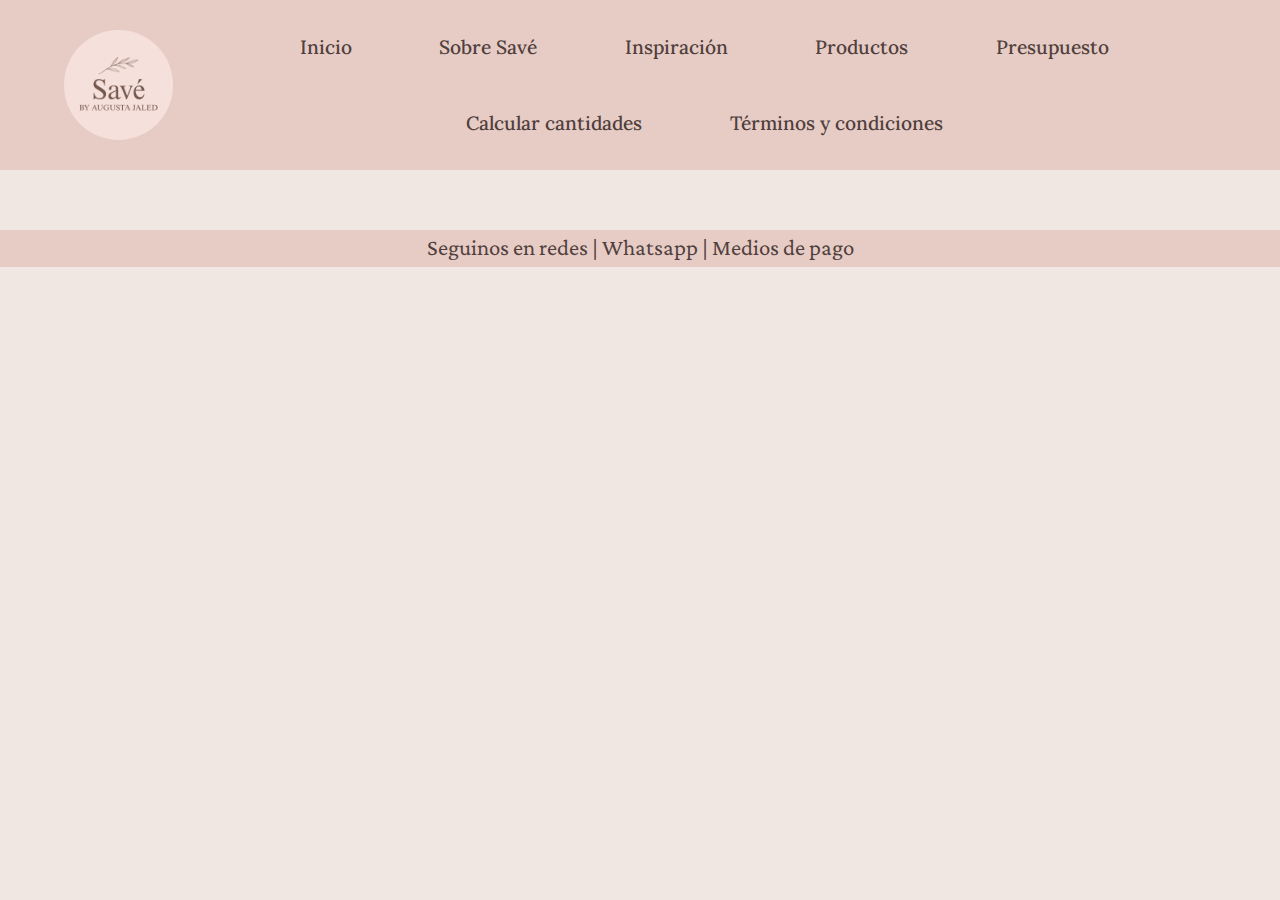
<file: presupuesto.html>
<!DOCTYPE html>
<html lang="es">
    <head>
       <meta charset="UTF-8">
       <title>Savé by Augusta Jaled</title>
       <link href="css/estilos.css" rel="stylesheet" />
       <meta name="viewport" content="width=device-width,initial-scale=1,shrink-to-fit=no" />
       <script src="js/menu.js" defer></script>
    </head>
    <body>
        <header>
            <div id="Logo">
                <img src="imagenes/save_logo.png" alt="Logo de Savé by Augusta Jaled">
            </div>

            <nav>
                <button
                    class="menu-btn"
                    type="button"
                    title="menu">
                    <div class="btn-linea"></div>
                    <div class="btn-linea"></div>
                    <div class="btn-linea"></div>
                </button>
            
            <ul class="menu">
                <ul>
                    <li class="nav-item">
                        <a href="index.html">Inicio</a>
                    </li>
                    <li class="nav-item">
                        <a href="sobre_save.html">Sobre Savé</a>
                    </li>
                    <li class="nav-item">
                        <a href="inspiracion.html">Inspiración</a>
                    </li>
                    <li class="nav-item">
                        <a href="productos.html">Productos</a>
                    </li>
                    <li class="nav-item">
                        <a href="presupuesto.html">Presupuesto</a>
                    </li>
                    <li class="nav-item">
                        <a href="calcular_cantidades.html">Calcular cantidades</a>
                    </li>
                    <li class="nav-item">
                        <a href="condiciones.html">Términos y condiciones</a>
                    </li>
                </ul>
            </nav>

        </div>
        
        </header>
        <main>

        </main>
        <footer>
            <p>
            Seguinos en redes | Whatsapp | Medios de pago
            </p>
        </footer>
    </body> 
</html>
</file>
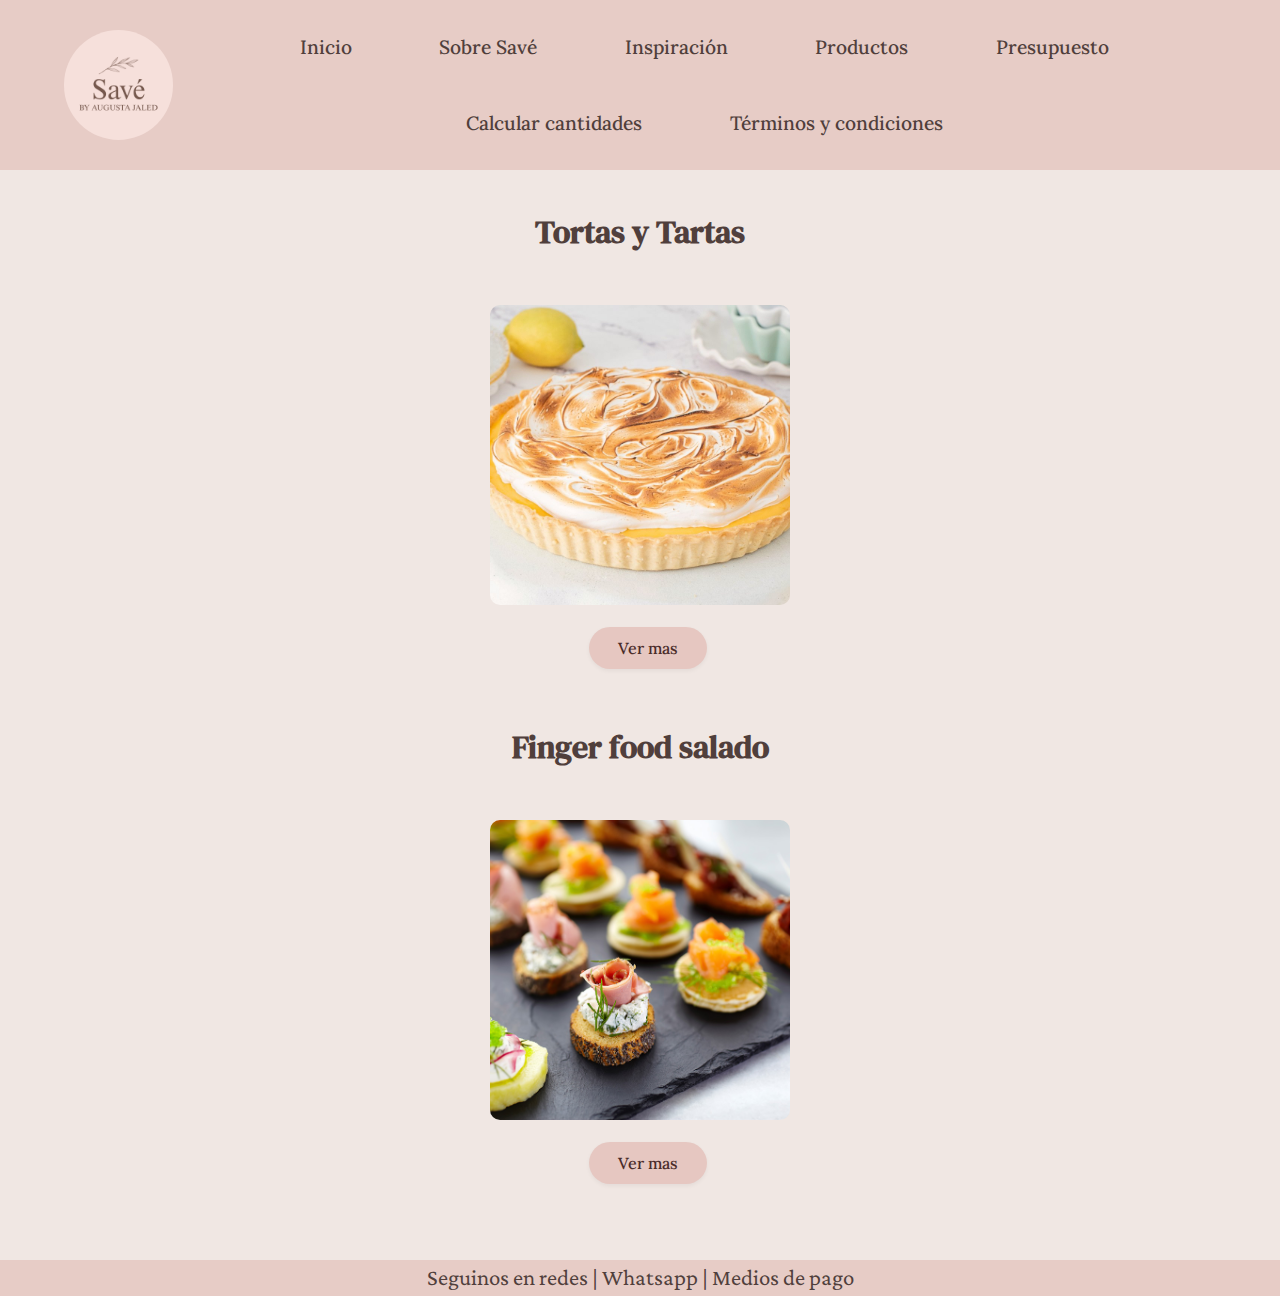
<file: productos.html>
<!DOCTYPE html>
<html lang="es">
    <head>
       <meta charset="UTF-8">
       <title>Savé by Augusta Jaled</title>
       <link href="css/estilos.css" rel="stylesheet" />
       <meta name="viewport" content="width=device-width,initial-scale=1,shrink-to-fit=no" />
       <script src="js/menu.js" defer></script>
    </head>
    <body>
        <header>
            <div id="Logo">
                <img src="imagenes/save_logo.png" alt="Logo de Savé by Augusta Jaled">
            </div>

            <nav>
                <button
                    class="menu-btn"
                    type="button"
                    title="menu">
                    <div class="btn-linea"></div>
                    <div class="btn-linea"></div>
                    <div class="btn-linea"></div>
                </button>
            
            <ul class="menu">
                <ul>
                    <li class="nav-item">
                        <a href="index.html">Inicio</a>
                    </li>
                    <li class="nav-item">
                        <a href="sobre_save.html">Sobre Savé</a>
                    </li>
                    <li class="nav-item">
                        <a href="inspiracion.html">Inspiración</a>
                    </li>
                    <li class="nav-item">
                        <a href="productos.html">Productos</a>
                    </li>
                    <li class="nav-item">
                        <a href="presupuesto.html">Presupuesto</a>
                    </li>
                    <li class="nav-item">
                        <a href="calcular_cantidades.html">Calcular cantidades</a>
                    </li>
                    <li class="nav-item">
                        <a href="condiciones.html">Términos y condiciones</a>
                    </li>
                </ul>
            </nav>

        </div>
        
        </header>
        <main>

            <h1>Tortas y Tartas</h1>
             <section class="tortas">
                 <figure>
                 <img src="imagenes/lemon_pie.jpg" alt="Lemon Pie">
                </figure>
                </section>
            <a href="tortas_y_tartas.html" class="btn-smooth"> Ver mas</a>

            <h1>Finger food salado</h1>
             <section class="finger">
                 <figure>
                 <img src="imagenes/finger1food.jpg" alt="Finger Food">
                </figure>
                </section>
            <a href="finger_food_salado.html" class="btn-smooth"> Ver mas</a>

        </main>
        <footer>
            <p>
            Seguinos en redes | Whatsapp | Medios de pago
            </p>
        </footer>
    </body> 
</html>
</file>
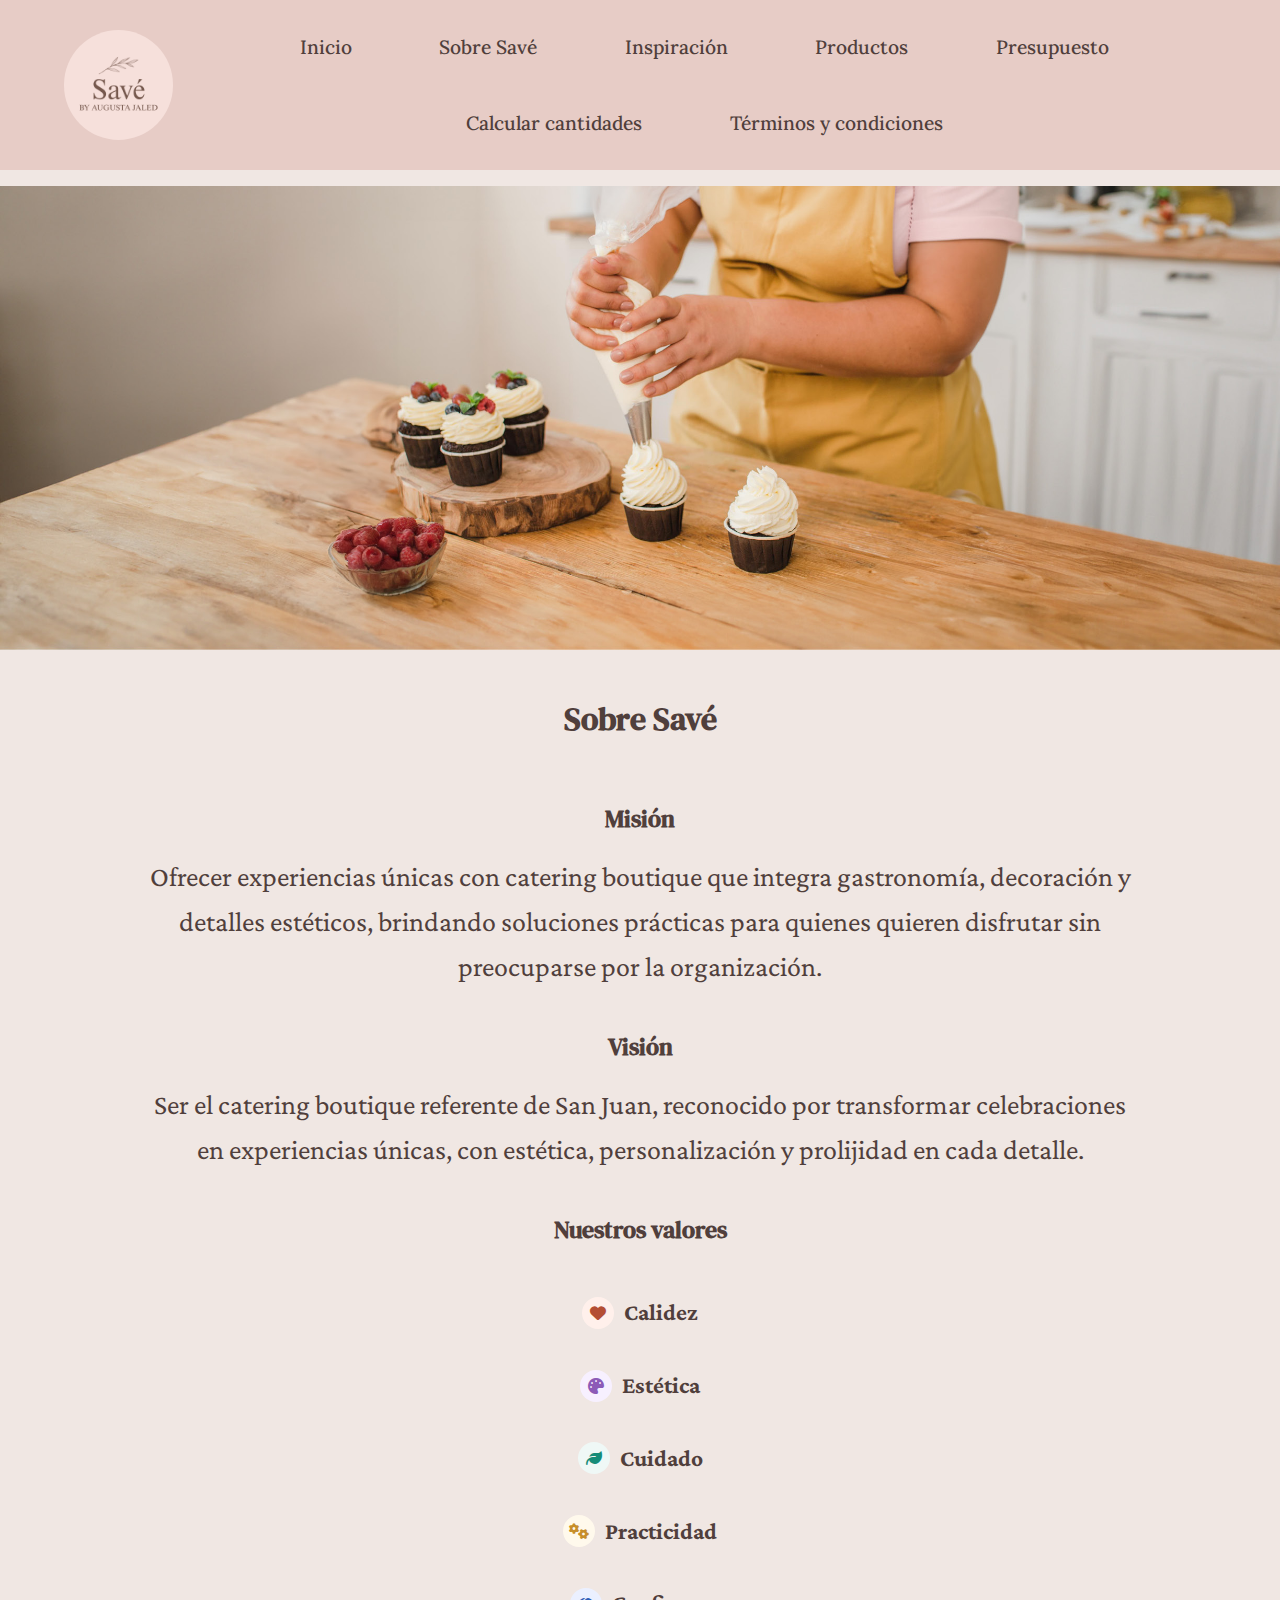
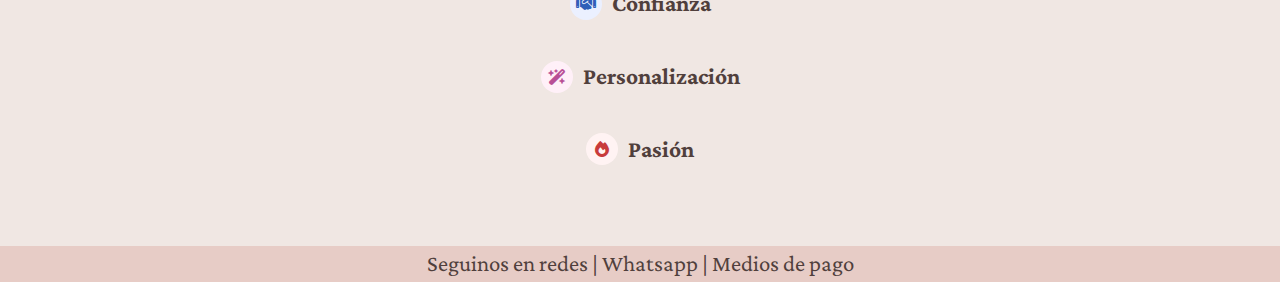
<file: sobre_save.html>
<!DOCTYPE html>
<html lang="es">
    <head>
       <meta charset="UTF-8">
       <title>Savé by Augusta Jaled</title>
       <link href="css/estilos.css" rel="stylesheet" />
       <meta name="viewport" content="width=device-width,initial-scale=1,shrink-to-fit=no" />
       <script src="js/menu.js" defer></script>
       <link rel="stylesheet" href="https://cdnjs.cloudflare.com/ajax/libs/font-awesome/6.5.0/css/all.min.css">
    </head>
    <body>
        <header>
            <div id="Logo">
                <img src="imagenes/save_logo.png" alt="Logo de Savé by Augusta Jaled">
            </div>

            <nav>
                <button
                    class="menu-btn"
                    type="button"
                    title="menu">
                    <div class="btn-linea"></div>
                    <div class="btn-linea"></div>
                    <div class="btn-linea"></div>
                </button>
            
            <ul class="menu">
                <ul>
                    <li class="nav-item">
                        <a href="index.html">Inicio</a>
                    </li>
                    <li class="nav-item">
                        <a href="sobre_save.html">Sobre Savé</a>
                    </li>
                    <li class="nav-item">
                        <a href="inspiracion.html">Inspiración</a>
                    </li>
                    <li class="nav-item">
                        <a href="productos.html">Productos</a>
                    </li>
                    <li class="nav-item">
                        <a href="presupuesto.html">Presupuesto</a>
                    </li>
                    <li class="nav-item">
                        <a href="calcular_cantidades.html">Calcular cantidades</a>
                    </li>
                    <li class="nav-item">
                        <a href="condiciones.html">Términos y condiciones</a>
                    </li>
                </ul>
            </nav>

        </div>
        
        </header>
        <main>

            <section class="banner">
                <img src="imagenes/ban2ner.jpg" alt="Decoracion de pagina">
            </section>
            
         <h1>Sobre Savé</h1>
         <section class="Mision">
         <h2>Misión</h2>
         <p>Ofrecer experiencias únicas con catering boutique que integra gastronomía,
         decoración y detalles estéticos, brindando soluciones prácticas para quienes quieren
         disfrutar sin preocuparse por la organización.</p>
         </section>

         <section class="Visión">
         <h2>Visión</h2>
         <p>Ser el catering boutique referente de San Juan, reconocido por transformar celebraciones en experiencias únicas, con estética, personalización y prolijidad en cada detalle.</p>
         </section>

         <section class="valores">
            <h2>Nuestros valores</h2>
                <ul>
                    <li>
                     <div class="icon"><i class="fa-solid fa-heart"></i></div>
             <h3>Calidez</h3>
                    </li>
                    <li>
                        <div class="icon"><i class="fa-solid fa-palette"></i></div>
            <h3>Estética</h3>
                    </li>
                    <li>
                        <div class="icon"><i class="fa-solid fa-leaf"></i></div>
            <h3>Cuidado</h3>
                    </li>
                    <li>
                         <div class="icon"><i class="fa-solid fa-gears"></i></div>
            <h3>Practicidad</h3>
                    </li>
                    <li>
                        <div class="icon"><i class="fa-solid fa-handshake"></i></div>
            <h3>Confianza</h3>
                    </li>
                    <li>
                        <div class="icon"><i class="fa-solid fa-wand-magic-sparkles"></i></div>
            <h3>Personalización</h3>
                    </li>
                    <li>
                        <div class="icon"><i class="fa-solid fa-fire"></i></div>
            <h3>Pasión</h3>
                    </li>
                </ul>
        </section>

         </div>
        </main>
        <footer>
              <p>
            Seguinos en redes | Whatsapp | Medios de pago
            </p>
        </footer>
    </body> 
</html>
</file>
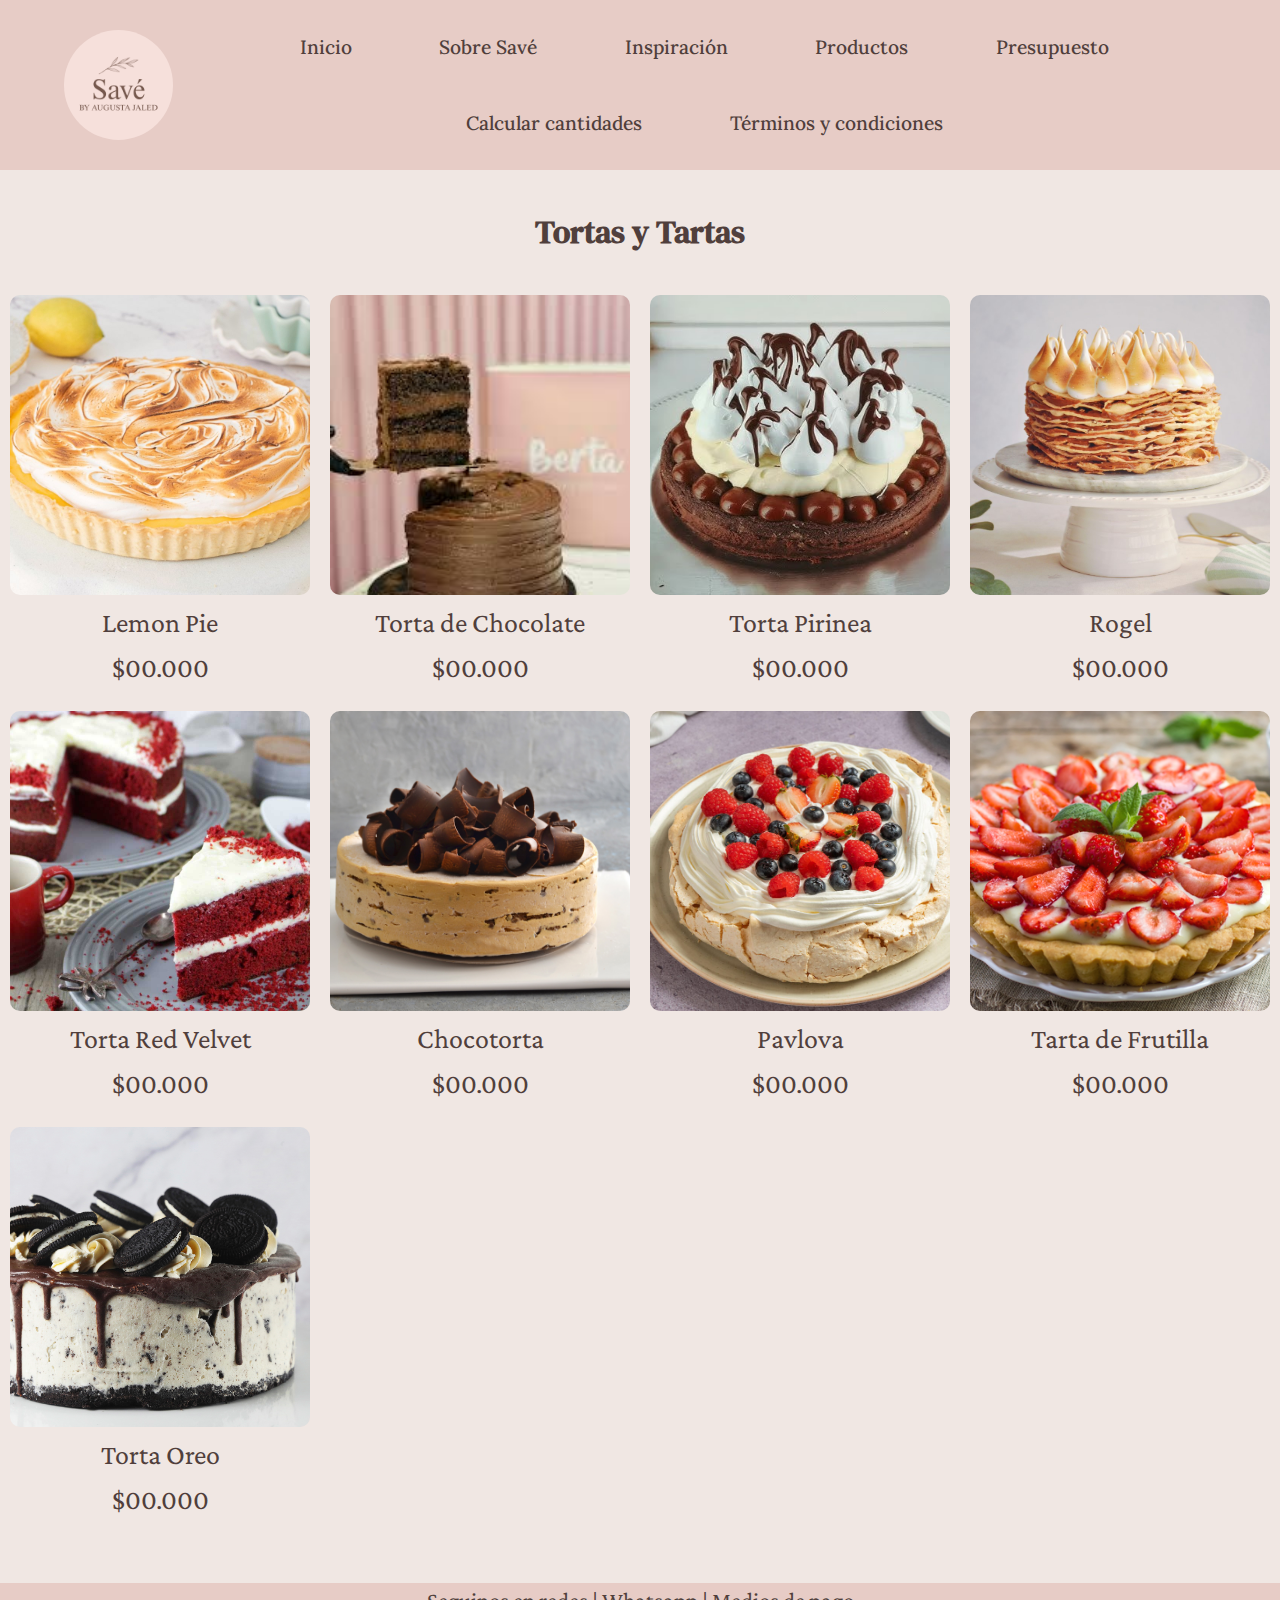
<file: tortas_y_tartas.html>
<!DOCTYPE html>
<html lang="es">
    <head>
       <meta charset="UTF-8">
       <title>Savé by Augusta Jaled</title>
       <link href="css/estilos.css" rel="stylesheet" />
       <meta name="viewport" content="width=device-width,initial-scale=1,shrink-to-fit=no" />
       <script src="js/menu.js" defer></script>
    </head>
    <body>
        <header>
            <div id="Logo">
                <img src="imagenes/save_logo.png" alt="Logo de Savé by Augusta Jaled">
            </div>

            <nav>
                <button
                    class="menu-btn"
                    type="button"
                    title="menu">
                    <div class="btn-linea"></div>
                    <div class="btn-linea"></div>
                    <div class="btn-linea"></div>
                </button>
            
            <ul class="menu">
                <ul>
                    <li class="nav-item">
                        <a href="index.html">Inicio</a>
                    </li>
                    <li class="nav-item">
                        <a href="sobre_save.html">Sobre Savé</a>
                    </li>
                    <li class="nav-item">
                        <a href="inspiracion.html">Inspiración</a>
                    </li>
                    <li class="nav-item">
                        <a href="productos.html">Productos</a>
                    </li>
                    <li class="nav-item">
                        <a href="presupuesto.html">Presupuesto</a>
                    </li>
                    <li class="nav-item">
                        <a href="calcular_cantidades.html">Calcular cantidades</a>
                    </li>
                    <li class="nav-item">
                        <a href="condiciones.html">Términos y condiciones</a>
                    </li>
                </ul>
            </nav>

        </div>
        
        </header>
        <main>
            <h1>Tortas y Tartas</h1>
        <section class="opciones_tortas">
            
            <figure>
                <img src="imagenes/lemon_pie.jpg" alt="Lemon Pie">
                <p> Lemon Pie</p>
                <p>$00.000</p>
            </figure>

                <figure>
                <img src="imagenes/bruce.jpg" alt="Torta de Chocolate">
                <p> Torta de Chocolate</p>
                <p>$00.000</p>
            </figure>

            <figure>
                <img src="imagenes/pirinea.jpg" alt="Torta Pirinea">
                <p> Torta Pirinea</p>
                <p>$00.000</p>
            </figure>

            <figure>
                <img src="imagenes/rogel.jpg" alt="Torta Rogel">
                <p> Rogel</p>
                <p>$00.000</p>
            </figure>

            <figure>
                <img src="imagenes/redvelvet.jpg" alt="Torta Red Velvet">
                <p> Torta Red Velvet</p>
                <p>$00.000</p>
            </figure>

            <figure>
                <img src="imagenes/chocotorta.jpg" alt="Chocotorta">
                <p> Chocotorta</p>
                <p>$00.000</p>
            </figure>

            <figure>
                <img src="imagenes/pavlova.jpg" alt="Pavlova">
                <p> Pavlova</p>
                <p>$00.000</p>
            </figure>

            <figure>
                <img src="imagenes/tartadefrutilla.png" alt="Tarta de Frutilla">
                <p> Tarta de Frutilla</p>
                <p>$00.000</p>
            </figure>

            <figure>
                <img src="imagenes/tortaoreo.jpg" alt="Torta Oreo">
                <p> Torta Oreo</p>
                <p>$00.000</p>
            </figure>
        </section>
        </main>
        <footer>
            <p>
            Seguinos en redes | Whatsapp | Medios de pago
            </p>
        </footer>
    </body> 
</html>
</file>
<file: css/estilos.css>
@import url('https://fonts.googleapis.com/css2?family=Crimson+Pro:ital,wght@0,200..900;1,200..900&family=DM+Serif+Text:ital@0;1&family=Lora:ital,wght@0,400..700;1,400..700&display=swap');
*{
    margin: 0;
    padding: 0;
    border: 0;
    box-sizing: border-box;
}

body{
    background-color: #f0e7e3;
    font-family: serif;
    line-height: 1.4;
}

header{
  display: flex;
  flex-direction: column; 
  align-items: center;    
  background-color: #e7ccc6;
  padding: 1em;
}

.logo {
    font-family: "DM Serif Text", serif;
    font-size: 2rem;
    font-weight: bold;
    color: #503f3c;
    margin-bottom: 0.5em; 
}

img{
    max-width: 100%;
}
div img{
    width: 40%;
    border-radius: 50%;
    aspect-ratio: 1;
    display: block;
    margin: 0 auto;
}

#logo img {
    display: flex;
    flex-direction: column;
    gap: 10px;
    list-style: none;
    margin: 0;
    padding: 0;
    text-align: center;
}

.menu ul {
display: flex;
justify-content: center;
flex-wrap: wrap;
gap: 15px;
list-style: none;
margin: 0;
padding: 0;
}

.menu ul li {
    position: relative;
}

.menu ul li a {
    text-decoration: none;
    color: #503f3c;
    font-size: 1rem;
    font-weight: 500;
    font-family: "Lora", serif;
    padding: 0.3em 0.6em;
    border-radius: 6px;
    transition: color 0.3s ease;
}
.menu ul li a:hover {
    color: #503f3c;
}


ul{
    list-style: none;
}
a{
    color: #503f3c;
    text-decoration: none;
    margin-left: 1em;
    font-family: "Crimson Pro", serif;
}

h1{
    color: #503f3c;
    margin-top: 20px;
    padding: 20px;
    font-family: "DM Serif Text", serif;
}
p{
    color: #503f3c;
    font-family: "Crimson Pro", serif;
    font-size: 1.25em;
    margin-bottom: 2em;
    max-width: 600px;
    margin: 0 auto;   
    text-align: center; 
    line-height: 1.6; 
    padding: 0 1rem;
  }
h2{
    color: #503f3c;
    margin-top: 20px;
    padding: 20px;
    font-family: "DM Serif Text", serif;
}

.galeria {
  display: grid;
  grid-template-columns: 1fr;
  gap: 20px;
  margin: 20px 0;
  justify-items: center;
}

.galeria img, .galeria video{
  width: 300px;
  height: 300px;
  object-fit: cover;
  border-radius: 10px;
  display: block;
  margin: 0;
}

.galeria img:hover {
  transform: scale(1.03); 
  transition: transform 0.3s ease;
}

.valores {
  text-align: center; 
  display: flex;
  flex-direction: column;
  align-items: center;
  gap: 10px; 
}

.valores ul {
  list-style: none;
  padding: 0;
  margin: 0;
}

.valores li {
  display: flex;
  align-items: center;
  justify-content: center; 
  gap: 10px;
  font-size: 1.2rem;
  padding-bottom: 1em;
  color: #503f3c;
  padding: 20px;
  font-family: "Crimson Pro", serif;
  font-size: 1.25em;
}


.valores .icon {
  width: 32px;
  height: 32px;
  display: flex;
  align-items: center;
  justify-content: center;
  border-radius: 50%;
  background: #f4e6e0; 
  color: #8b5d4b;    
  font-size: 16px;
}

.valores li:nth-child(1) .icon { background: #FFF0EB; color: #b44e33; } /* Calidez */
.valores li:nth-child(2) .icon { background: #F7F0FF; color: #8c5bb7; } /* Estética */
.valores li:nth-child(3) .icon { background: #EFF8F6; color: #168c78; } /* Cuidado */
.valores li:nth-child(4) .icon { background: #FFF9EC; color: #c78e2a; } /* Practicidad */
.valores li:nth-child(5) .icon { background: #EBF0FF; color: #2f5fb8; } /* Confianza */
.valores li:nth-child(6) .icon { background: #FFF0F8; color: #b84f96; } /* Personalización */
.valores li:nth-child(7) .icon { background: #FFF3F3; color: #c83b3b; } /* Pasión */

footer{
background-color: #e7ccc6;
font-size: small;
}

.baby_inspo{
    color: #503f3c;
    margin-top: 20px;
    padding: 20px;
    font-family: "DM Serif Text", serif;
    font-weight: bold;
    font-size: 24px;
}

.cumple_inspo{
    color: #503f3c;
    margin-top: 20px;
    padding: 20px;
    font-family: "DM Serif Text", serif;
    font-weight: bold;
    font-size: 24px;
}

.evento_inspo{
    color: #503f3c;
    margin-top: 20px;
    padding: 20px;
    font-family: "DM Serif Text", serif;
    font-weight: bold;
    font-size: 24px;
}

.banner{
  margin-top: 1em;
  margin-bottom: 1em;
}

.menu-btn {
  background: hsl(0 0% 100% / 0.25);
  border-radius: 50%;
  box-shadow: -5px 5px 5px hsl(180 100% 4% / 0.2);
  padding: .75rem;
  width: 3rem;
  aspect-ratio: 1;
  cursor: pointer;
  transition: all 0.3s ease-out; 
  position: fixed;
  top: 1em;
  right: 1em;
  z-index: 9000;
}

.menu-btn .btn-linea {
  width: 25px;
  height: 3px;
  margin: 4px 0 4px 0;
  background: hsl(0 0% 90%);
  transition: all 0.3s ease-out;
  position: relative;
  z-index: 9000;
}
.menuVisible .menu-btn .btn-linea {
  transform: rotate(180deg);
}
.menuVisible .menu-btn .btn-linea:nth-child(1) {
  transform: rotate(45deg) translate(4px, 6px);
}
.menuVisible .menu-btn .btn-linea:nth-child(2) {
  opacity: 0;
}
.menuVisible .menu-btn .btn-linea:nth-child(3) {
  transform: rotate(-45deg) translate(4px, -6px);
}

nav ul {
  background-color:#e7ccc6 ;
  display: grid;
  place-items: center;
  place-content: center;

  position: fixed;
  inset: 0;
  z-index: 8000;
  translate: 100%;
  
  transition: all .6s ease;
}

.menuVisible ul {
  background-color: #e7ccc6;
  transition: all .4s ease; 
  translate: 0;
}

nav ul li a {
  border-bottom: solid 3px hsl(0 0% 100% / 0.1);
  color: white;
  display: block;
  font-size: 1.5rem;
  margin-block-end: .5rem;
  width: min(70vw, 20rem); 
  text-align: center;
  padding: .5rem;
  text-decoration: none;
}

nav ul li a:hover {
  border-bottom: solid 3px hsl(0 0% 100% / 0.5);
  transition: all .3s;
}

main {
  margin: 0 auto;
  padding: 0;
  max-width: 100%;
  text-align: center;
}

.galeria,
.baby_inspo,
.cumple_inspo,
.evento_inspo {
  text-align: center;
  margin: 0 auto;
  padding: 0;
}

.galeria {
  display: flex;
  flex-direction: column;
  align-items: center;
  text-align: center;
}

.galeria h2 {
  text-align: center;
  margin-bottom: 10px;
}

main {
    padding-bottom: 60px; 
}

.galeria {
    margin-bottom: 40px;
}

.inspo_resumen {
  display: flex;
  justify-content: center; 
  gap: 20px; 
  flex-wrap: wrap; 
  margin-top: 30px;
}

.inspo_resumen figure {
  margin: 0;
}

.inspo_resumen img {
  width: 300px; 
  height: 300px;
  object-fit: cover;
  border-radius: 10px;
  transition: transform 0.3s ease;
}

.inspo_resumen img:hover {
  transform: scale(1.03); 
}

.tortas {
  display: flex;
  justify-content: center; 
  gap: 20px; 
  flex-wrap: wrap; 
  margin-top: 30px;
}

.tortas figure {
  margin: 0;
}

.tortas img {
  width: 300px; 
  height: 300px;
  object-fit: cover;
  border-radius: 10px;
  transition: transform 0.3s ease;
}

.tortas img:hover {
  transform: scale(1.03); 
}

.opciones_tortas img {
  width: 300px; 
  height: 300px;
  object-fit: cover;
  border-radius: 10px;
  transition: transform 0.3s ease;
  margin-top: 20px;
}

.opciones_tortas img:hover {
  transform: scale(1.03); 
}

.finger {
  display: flex;
  justify-content: center; 
  gap: 20px; 
  flex-wrap: wrap; 
  margin-top: 30px;
}

.finger figure {
  margin: 0;
}

.finger img {
  width: 300px; 
  height: 300px;
  object-fit: cover;
  border-radius: 10px;
  transition: transform 0.3s ease;
}

.finger img:hover {
  transform: scale(1.03); 
}

.opciones_finger_salado img {
  width: 300px; 
  height: 300px;
  object-fit: cover;
  border-radius: 10px;
  transition: transform 0.3s ease;
  margin-top: 20px;
}

.opciones_finger_salado img:hover {
  transform: scale(1.03); 
}

.cta-cantidades {
  text-align: center;
  background-color: #f6e1dc; 
  padding: 3rem 1rem;
  border-radius: 30px;
  width: 80%;
  max-width: 800px;
  margin: 4rem auto;
  box-shadow: 0 4px 10px rgba(0,0,0,0.05);
}

.cta-cantidades h2 {
  color: #4a2c2a; 
  margin-bottom: 1rem;
}

.cta-cantidades p {
  color: #4a2c2a;
  margin-bottom: 2rem;
}

.btn-cta {
  display: inline-block;
  background-color: #e7b9af; 
  color: #4a2c2a;
  font-weight: 600;
  text-decoration: none;
  padding: 0.8rem 2rem;
  border-radius: 50px;
  transition: all 0.3s ease;
  box-shadow: 0 3px 8px rgba(0,0,0,0.1);
}

.btn-cta:hover {
  background-color: #4a2c2a;
  color: #fff;
  transform: translateY(-2px);
}

.btn-smooth {
  display: inline-block;
  background-color: #e6c7c1; 
  color: #4a2c2a; 
  text-decoration: none;
  padding: 0.6rem 1.8rem;
  border-radius: 999px; 
  font-family: 'Lora', serif; 
  font-weight: 500;
  transition: all 0.3s ease;
  border: none;
  box-shadow: 0 2px 4px rgba(0,0,0,0.05);
  margin-top: 1em;
  margin-bottom: 1em;
}

.btn-smooth:hover {
  background-color: #dcb1aa; 
  color: #3a1f1c;
  transform: translateY(-1px);
}

.galeria-index {
  display: flex;
  justify-content: center; 
  gap: 20px; 
  flex-wrap: wrap; 
  margin-top: 30px;
}

.galeria-index figure {
  margin: 0;
}

.galeria-index img {
  width: 300px; 
  height: 300px;
  object-fit: cover;
  border-radius: 10px;
  transition: transform 0.3s ease;
}

.galeria-index img:hover {
  transform: scale(1.03); 
}

.galeria-inspo {
  display: flex;
  justify-content: center; 
  gap: 20px; 
  flex-wrap: wrap; 
  margin-top: 30px;
}

.galeria-inspo figure {
  margin: 0;
}

.galeria-inspo img {
  width: 300px; 
  height: 300px;
  object-fit: cover;
  border-radius: 10px;
  transition: transform 0.3s ease;
}

.galeria-inspo img:hover {
  transform: scale(1.03); 
}

.formulario-presupuesto {
  background-color: #f6ebe7; /* color beige rosado suave */
  padding: 2rem;
  max-width: 600px;
  margin: 3rem auto;
  border-radius: 20px;
  box-shadow: 0 4px 12px rgba(0,0,0,0.08);
  text-align: left;
  font-family: 'Libre Baskerville', serif; /* o la que uses en tu sitio */
  color: #4a2e2b;
}

.formulario-presupuesto h2 {
  text-align: center;
  margin-bottom: 1.5rem;
  color: #a1665e;
  font-weight: 600;
  font-size: 1.8rem;
}

.formulario-presupuesto label {
  display: block;
  margin-top: 1rem;
  margin-bottom: 0.3rem;
  font-weight: 500;
  font-size: 0.95rem;
}

.formulario-presupuesto input,
.formulario-presupuesto select,
.formulario-presupuesto textarea {
  width: 100%;
  padding: 0.7rem 1rem;
  border: 1px solid #e0c8c0;
  border-radius: 12px;
  background-color: #fffdfc;
  font-size: 0.95rem;
  font-family: inherit;
  color: #4a2e2b;
}

.formulario-presupuesto textarea {
  min-height: 90px;
  resize: vertical;
}

.fecha-hora {
  display: flex;
  gap: 1rem;
}

.fecha-hora div {
  flex: 1;
}

.formulario-presupuesto input[type="file"] {
  border: none;
  padding: 0;
}

.formulario-presupuesto button {
  display: block;
  margin: 2rem auto 0;
  background-color: #a1665e;
  color: #fff;
  border: none;
  padding: 0.8rem 2rem;
  border-radius: 30px;
  font-size: 1rem;
  font-weight: 600;
  transition: background 0.3s ease;
  cursor: pointer;
}

.formulario-presupuesto button:hover {
  background-color: #8d554e;
}

@media (max-width: 520px) {
  .valor-text { font-size: 15px; }
  .galeria {
    align-items: center;
    text-align: center;
    margin: 0 auto;
  }
  .galeria img {
    display: block;
    margin: 0 auto;
  }

  .galeria h2 {
    text-align: center;
  }
}

@media screen and (min-width: 600px) {
 header {
    flex-direction: row;        
    justify-content: space-between;
    padding: 1em 2em;
  }

  #Logo img {
    width: 120px;             
    height: auto;
    margin-bottom: 0;
  }

  .menu ul {
    flex-direction: row;       
    gap: 20px;                
  }

  .menu ul li a {
    font-size: 1.1rem;         
    padding: 0.4em 0.8em;
  }

  .galeria {
    flex-direction: row;      
    flex-wrap: wrap;           
    justify-content: center;
  }

  .galeria img, .galeria video {
    width: 220px;               
    height: 220px;
  }

    .galeria {
    grid-template-columns: repeat(2, 1fr);
  }

    .inspo_resumen {
    flex-direction: row;      
    flex-wrap: wrap;           
    justify-content: center;
  }

  .inspo_resumen img {
    width: 220px;               
    height: 220px;
  }

    .inspo_resumen {
    grid-template-columns: repeat(2, 1fr);
  }

  header nav {
    position: relative;
  }

  .menu-btn {
    display: none;
  }

  header nav ul,
  header .menuVisible ul {
    display: flex;
    gap: .25em;
    position: relative;
    translate: 0;
    background-color: unset;
  }

  header nav ul li {
    min-width: 4em; 
  }

  header nav ul li a {
    border-radius: .25em ;
    color: white;
    font-size: 1rem;
    width: auto;
    padding: .25em 1em;
    text-align: center;
    display: block; 
    margin-block-end: unset;
    border-block-end: unset;
  }
  

  header nav ul li a:hover {
    background-color: #f4e6e0;
    border-block-end: unset;
  }
.galeria {
    align-items: center;
    justify-content: center;
    text-align: center;
  }

  .galeria img {
    margin: 0 auto;
    display: block;
  }

  .galeria h2 {
    text-align: center;
  }
  
  .opciones_tortas {
    display: grid;
    grid-template-columns: 1fr 1fr;
  }

  .opciones_finger_salado{
    display: grid;
    grid-template-columns: 1fr 1fr;
  }
  .galeria-index {
    flex-direction: row;      
    flex-wrap: wrap;           
    justify-content: center;
  }

  .galeria-index img {
    width: 220px;               
    height: 220px;
  }

    .galeria-index {
    grid-template-columns: repeat(2, 1fr);
  }

  p{
    color: #503f3c;
    font-family: "Crimson Pro", serif;
    font-size: 1.75em;
    margin-bottom: 2em;
    max-width: 600px;
    margin: 0 auto;   
    text-align: center; 
    line-height: 1.6; 
    padding: 0 1rem;
  }

   .fecha-hora {
    flex-direction: column;
  }

  .formulario-presupuesto {
    padding: 1.5rem;
  }
}

@media (min-width: 901px) {

  header {
    flex-direction: row;
    justify-content: space-between;
    align-items: center;
    padding: 1.5em 4em;
  }

  #Logo img {
    width: 150px;    
    height: auto;
  }

  .menu ul {
    flex-direction: row;
    gap: 30px;       
  }

  .menu ul li a {
    font-size: 1.2rem;
    padding: 0.5em 1em;
  }

  .galeria {
    display: grid;
    justify-content: center;
    gap: 25px;
    grid-template-columns: 1fr 1fr 1fr 1fr 1fr;
  }

  .galeria img, .galeria video {
    width: 250px;    
    height: 250px;
  }

  .galeria {
    align-items: center;
    justify-content: center;
    text-align: center;
    margin: 0 auto;
  }

  .galeria img, .galeria video {
    margin: 0 auto;
  }

  .galeria h2 {
    text-align: center;
  }

    .inspo_resumen {
    flex-direction: row;
    flex-wrap: wrap;
    justify-content: center;
    gap: 25px;
  }

  .inspo_resumen img {
    width: 250px;    
    height: 250px;
  }

  .inspo_resumen {
    grid-template-columns: repeat(3, 1fr);
}

  .opciones_tortas {
    display: grid;
    grid-template-columns: 1fr 1fr 1fr 1fr;
  }

  .opciones_finger_salado{
    display: grid;
    grid-template-columns: 1fr 1fr 1fr 1fr;
  }

  p {
    max-width: 80%;
    margin: 0 auto;
    text-align: center;
  }

   .galeria-index {
    flex-direction: row;
    flex-wrap: wrap;
    justify-content: center;
    gap: 25px;
  }

  .galeria-index img {
    width: 250px;    
    height: 250px;
  }

  .galeria-index {
    grid-template-columns: repeat(3, 1fr);
}
}
</file>
